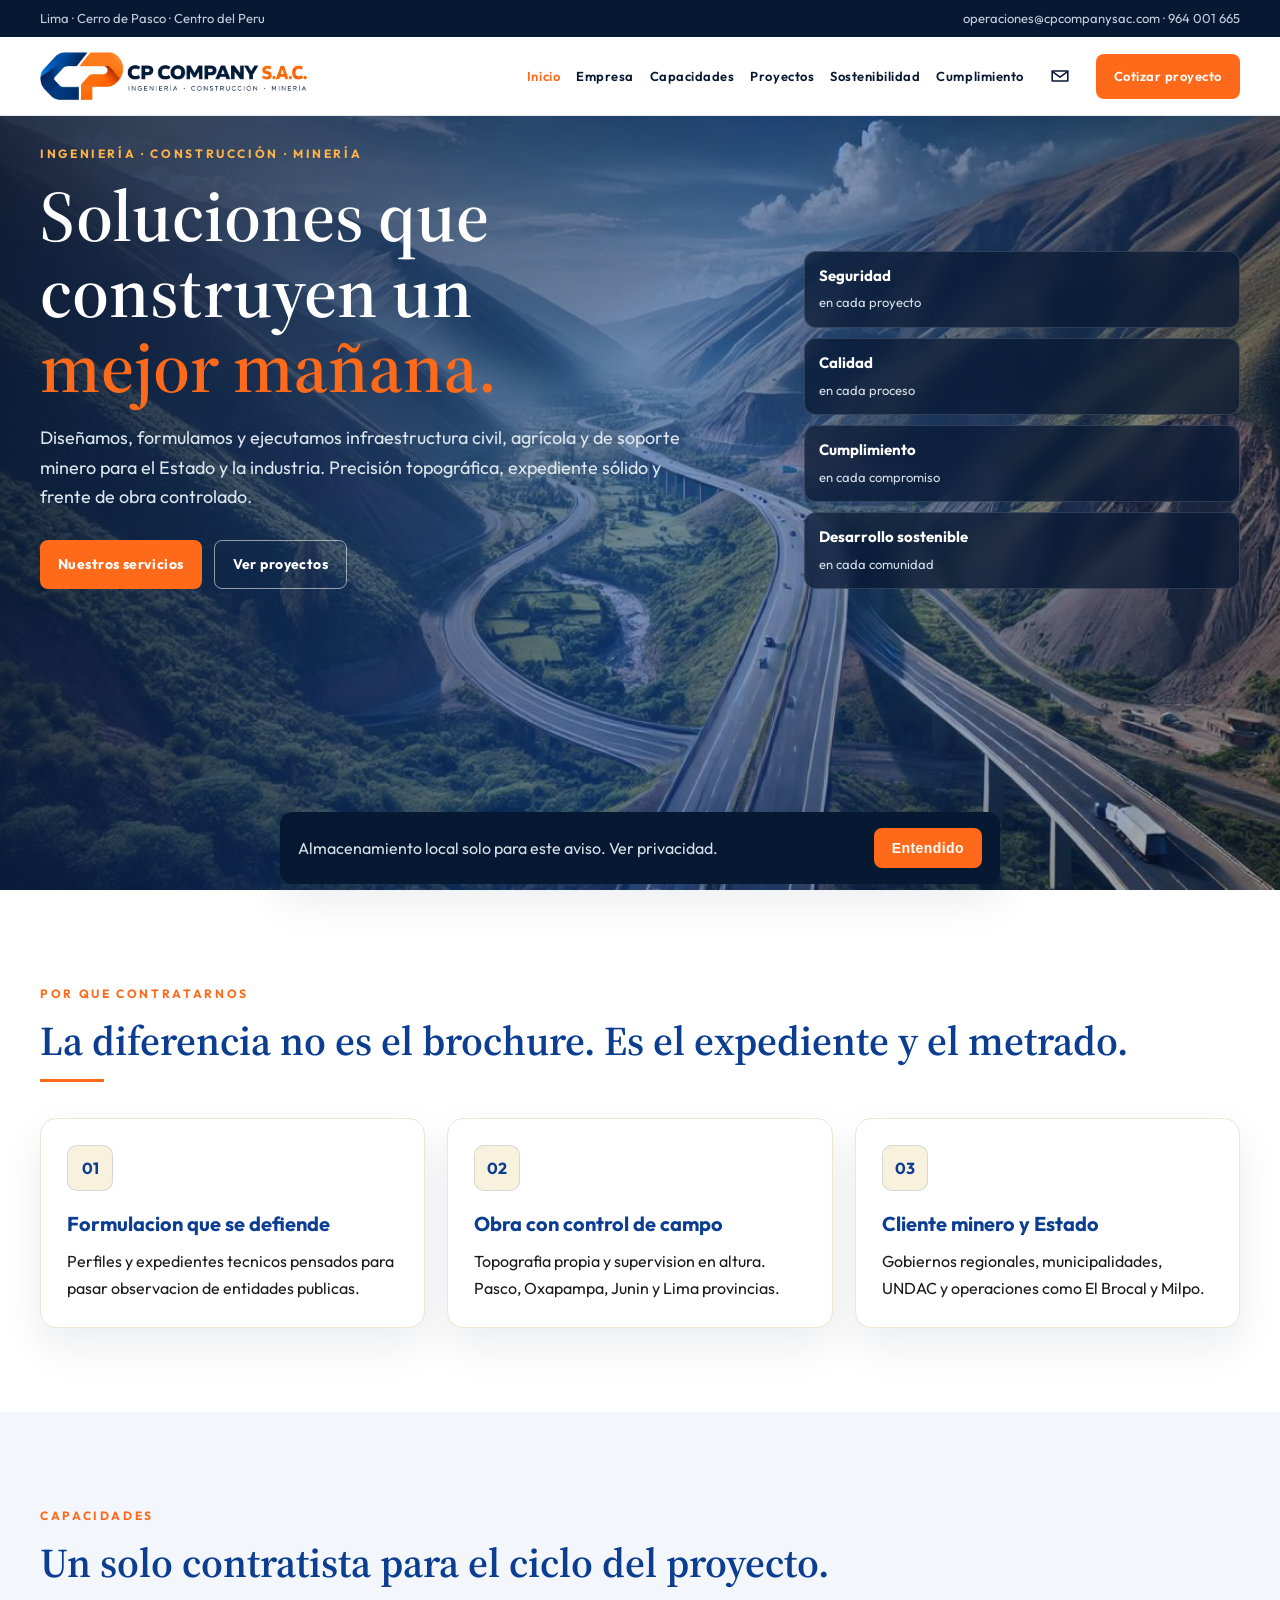
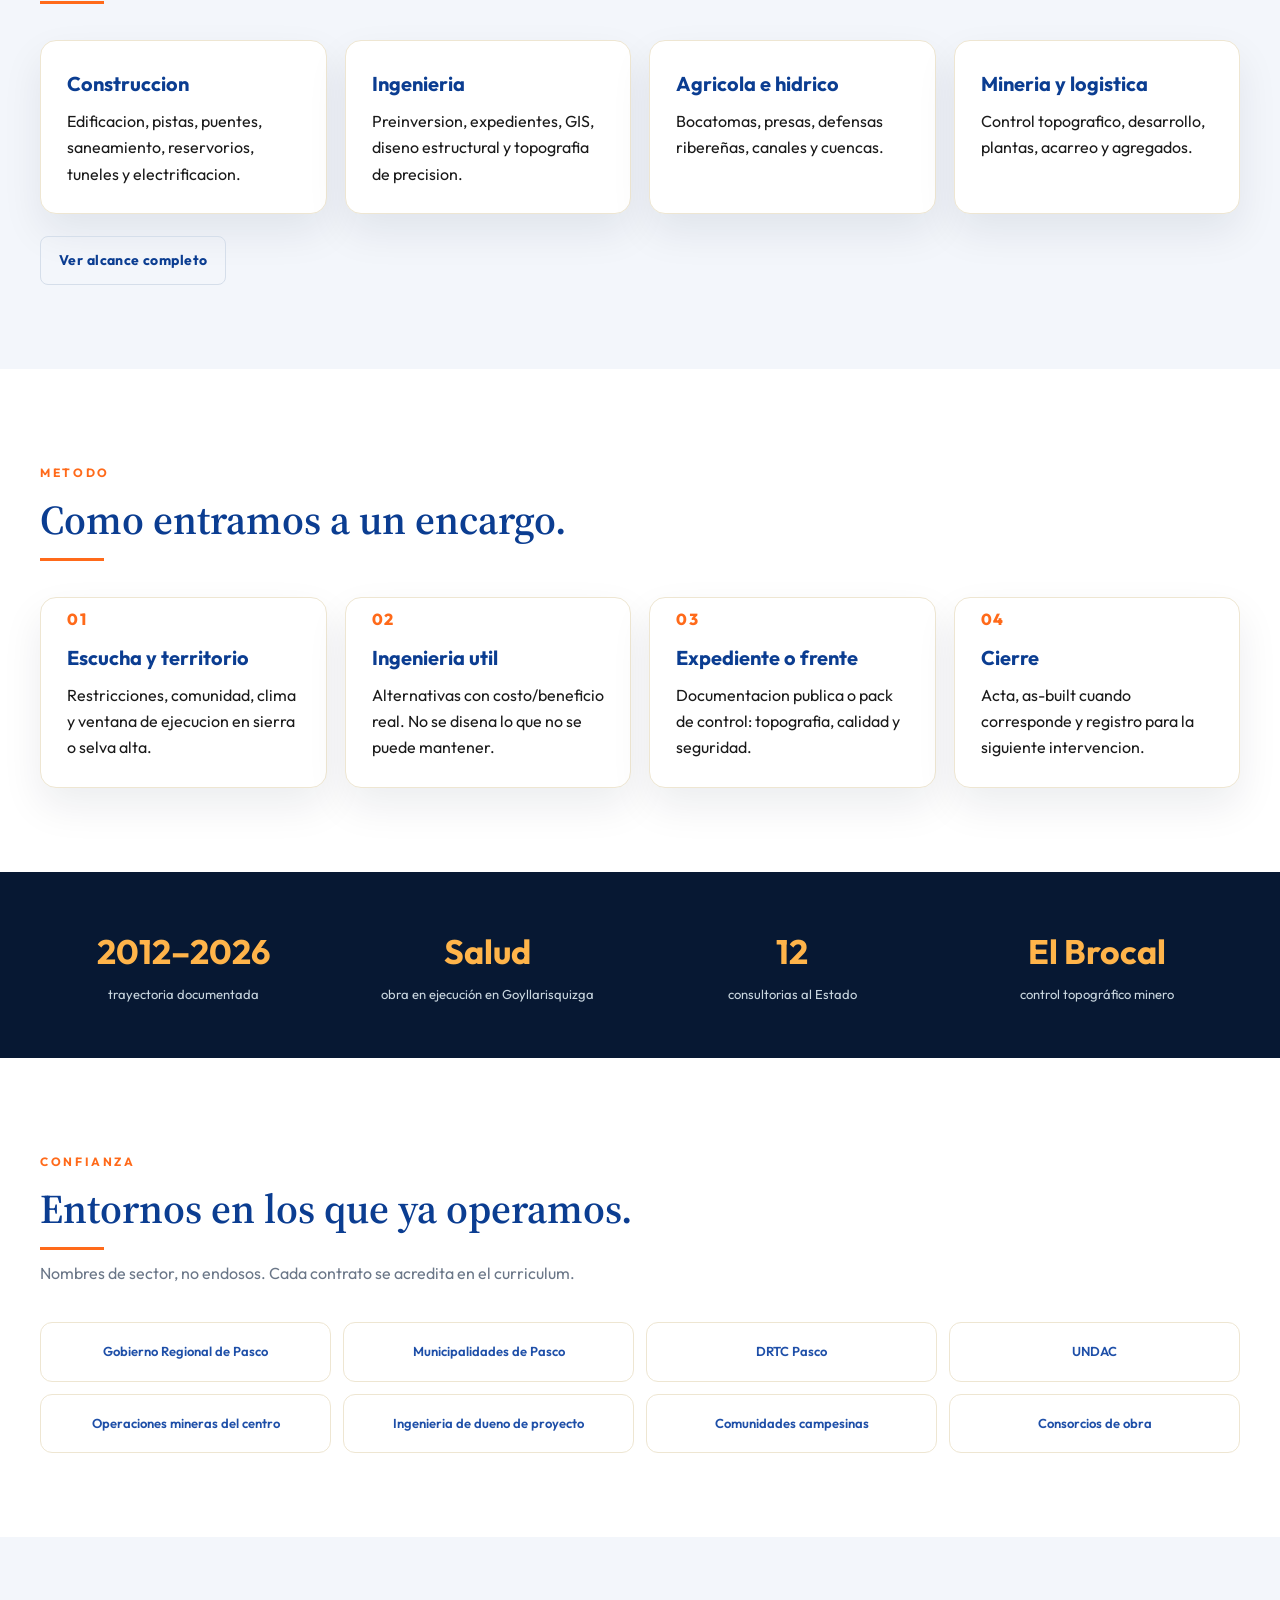
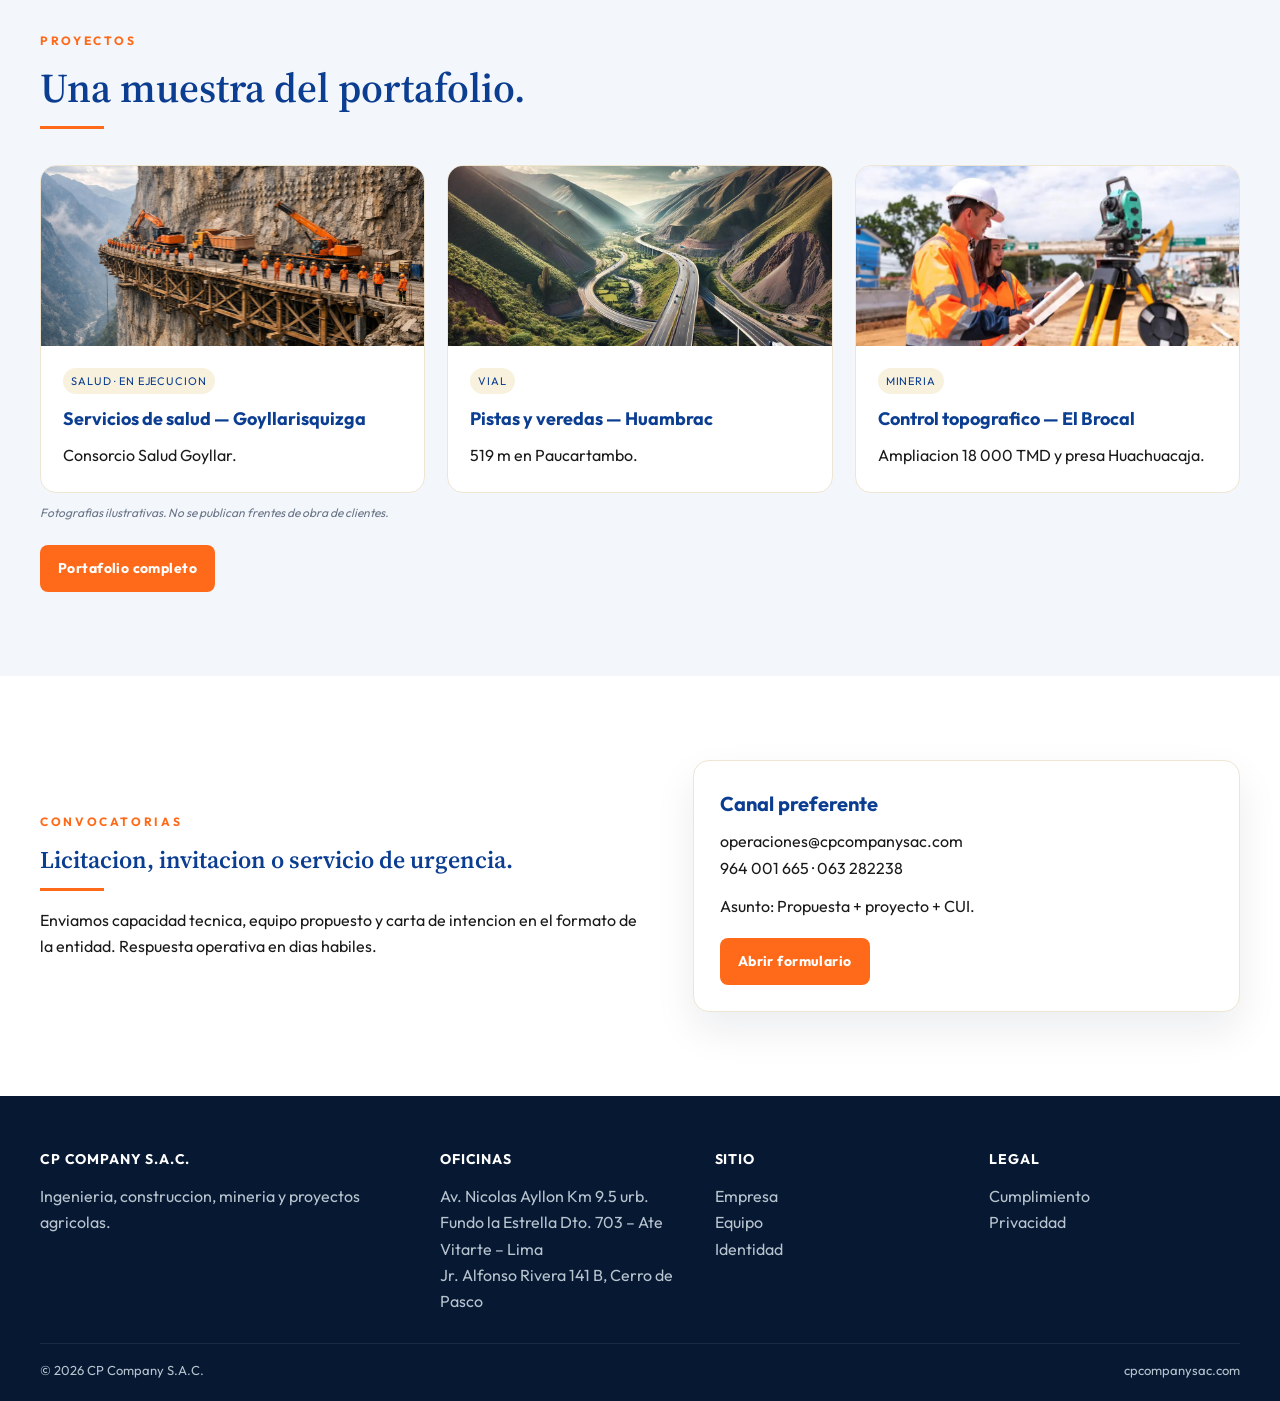
<file: index.html>
<!DOCTYPE html>
<html lang="es">
<head>
  <meta charset="UTF-8" />
  <meta name="viewport" content="width=device-width, initial-scale=1" />
  <title>CP Company S.A.C. | Ingenieria, mineria y obra en el Peru</title>
  <meta name="description" content="Empresa peruana de ingenieria, construccion, mineria y proyectos agricolas. Consultoria, expedientes tecnicos y ejecucion de obra para el Estado y la industria." />
  <link rel="canonical" href="https://cpcompanysac.com/" />
  <meta property="og:title" content="CP Company S.A.C." />
  <meta property="og:description" content="Ingenieria que construye territorio. Consultoria y ejecucion de obra en Pasco, Lima y el centro del pais." />
  <meta property="og:type" content="website" />
  <meta property="og:url" content="https://cpcompanysac.com/" />
  <link rel="icon" href="img/logo-mark.png" type="image/png" />
  <link rel="stylesheet" href="css/styles.css" />
  <script type="application/ld+json">
  {"@context":"https://schema.org","@type":"Organization","name":"CP Company S.A.C.","url":"https://cpcompanysac.com","email":"operaciones@cpcompanysac.com","telephone":"+51-964-001-665","address":[{"@type":"PostalAddress","streetAddress":"Av. Nicolas Ayllon Km 9.5 urb. Fundo la Estrella Dto. 703","addressLocality":"Ate Vitarte","addressRegion":"Lima","addressCountry":"PE"},{"@type":"PostalAddress","streetAddress":"Jr. Alfonso Rivera 141 B","addressLocality":"Cerro de Pasco","addressCountry":"PE"}]}
  </script>
</head>
<body>
  <div class="topbar"><div class="wrap"><span>Lima · Cerro de Pasco · Centro del Peru</span><span><a href="mailto:operaciones@cpcompanysac.com">operaciones@cpcompanysac.com</a> · 964 001 665</span></div></div>
  <header class="site">
    <div class="wrap nav">
      <a class="brand" href="index.html"><img class="logo" src="img/logo-horizontal.png" alt="CP Company S.A.C." /></a>
      <button class="burger" aria-label="Menu">☰</button>
      <nav class="menu">
        <a class="active" href="index.html">Inicio</a>
        <a href="empresa.html">Empresa</a>
        <a href="servicios.html">Capacidades</a>
        <a href="experiencia.html">Proyectos</a>
        <a href="sostenibilidad.html">Sostenibilidad</a>
        <a href="cumplimiento.html">Cumplimiento</a>
        <a class="mail-link" href="https://email.godaddy.com/?target=blank" target="_blank" rel="noopener noreferrer" aria-label="Correo corporativo" title="Correo corporativo"><svg viewBox="0 0 24 24" width="22" height="22" aria-hidden="true" focusable="false"><path fill="none" stroke="currentColor" stroke-width="1.7" stroke-linejoin="round" d="M3.5 6.5h17v11h-17z"/><path fill="none" stroke="currentColor" stroke-width="1.7" stroke-linejoin="round" stroke-linecap="round" d="M3.8 7.2 12 13.2 20.2 7.2"/></svg></a>
        <a class="btn" href="contacto.html">Cotizar proyecto</a>
      </nav>
      <a class="mail-bar" href="https://email.godaddy.com/?target=blank" target="_blank" rel="noopener noreferrer" aria-label="Correo corporativo" title="Correo corporativo"><svg viewBox="0 0 24 24" width="22" height="22" aria-hidden="true" focusable="false"><path fill="none" stroke="currentColor" stroke-width="1.7" stroke-linejoin="round" d="M3.5 6.5h17v11h-17z"/><path fill="none" stroke="currentColor" stroke-width="1.7" stroke-linejoin="round" stroke-linecap="round" d="M3.8 7.2 12 13.2 20.2 7.2"/></svg></a>
    </div>
  </header>
  <section class="hero">
    <div class="wrap hero-grid">
      <div>
        <p class="kicker">Ingeniería · Construcción · Minería</p>
        <h1>Soluciones que construyen un <span>mejor mañana.</span></h1>
        <p class="lead">Diseñamos, formulamos y ejecutamos infraestructura civil, agrícola y de soporte minero para el Estado y la industria. Precisión topográfica, expediente sólido y frente de obra controlado.</p>
        <div class="hero-actions">
          <a class="btn" href="servicios.html">Nuestros servicios</a>
          <a class="btn ghost" href="experiencia.html">Ver proyectos</a>
        </div>
      </div>
      <ul class="hero-points">
        <li><b>Seguridad</b><span>en cada proyecto</span></li>
        <li><b>Calidad</b><span>en cada proceso</span></li>
        <li><b>Cumplimiento</b><span>en cada compromiso</span></li>
        <li><b>Desarrollo sostenible</b><span>en cada comunidad</span></li>
      </ul>
    </div>
  </section>
  <section>
    <div class="wrap">
      <div class="section-head">
        <p class="kicker" style="color:var(--gold)">Por que contratarnos</p>
        <h2>La diferencia no es el brochure. Es el expediente y el metrado.</h2>
        <div class="gold-line"></div>
      </div>
      <div class="grid-3">
        <article class="card"><div class="icon">01</div><h3>Formulacion que se defiende</h3><p>Perfiles y expedientes tecnicos pensados para pasar observacion de entidades publicas.</p></article>
        <article class="card"><div class="icon">02</div><h3>Obra con control de campo</h3><p>Topografia propia y supervision en altura. Pasco, Oxapampa, Junin y Lima provincias.</p></article>
        <article class="card"><div class="icon">03</div><h3>Cliente minero y Estado</h3><p>Gobiernos regionales, municipalidades, UNDAC y operaciones como El Brocal y Milpo.</p></article>
      </div>
    </div>
  </section>
  <section class="mission">
    <div class="wrap">
      <div class="section-head"><p class="kicker" style="color:var(--gold)">Capacidades</p><h2>Un solo contratista para el ciclo del proyecto.</h2><div class="gold-line"></div></div>
      <div class="grid-4">
        <article class="card"><h3>Construccion</h3><p>Edificacion, pistas, puentes, saneamiento, reservorios, tuneles y electrificacion.</p></article>
        <article class="card"><h3>Ingenieria</h3><p>Preinversion, expedientes, GIS, diseno estructural y topografia de precision.</p></article>
        <article class="card"><h3>Agricola e hidrico</h3><p>Bocatomas, presas, defensas ribereñas, canales y cuencas.</p></article>
        <article class="card"><h3>Mineria y logistica</h3><p>Control topografico, desarrollo, plantas, acarreo y agregados.</p></article>
      </div>
      <p style="margin-top:22px"><a class="btn line" href="servicios.html">Ver alcance completo</a></p>
    </div>
  </section>
  <section>
    <div class="wrap">
      <div class="section-head"><p class="kicker" style="color:var(--gold)">Metodo</p><h2>Como entramos a un encargo.</h2><div class="gold-line"></div></div>
      <div class="grid-4 steps">
        <article class="card"><h3>Escucha y territorio</h3><p>Restricciones, comunidad, clima y ventana de ejecucion en sierra o selva alta.</p></article>
        <article class="card"><h3>Ingenieria util</h3><p>Alternativas con costo/beneficio real. No se disena lo que no se puede mantener.</p></article>
        <article class="card"><h3>Expediente o frente</h3><p>Documentacion publica o pack de control: topografia, calidad y seguridad.</p></article>
        <article class="card"><h3>Cierre</h3><p>Acta, as-built cuando corresponde y registro para la siguiente intervencion.</p></article>
      </div>
    </div>
  </section>
  <section class="band">
    <div class="wrap grid-4">
      <div class="stat"><b>2012–2026</b><span>trayectoria documentada</span></div>
      <div class="stat"><b>Salud</b><span>obra en ejecución en Goyllarisquizga</span></div>
      <div class="stat"><b>12</b><span>consultorias al Estado</span></div>
      <div class="stat"><b>El Brocal</b><span>control topográfico minero</span></div>
    </div>
  </section>
  <section>
    <div class="wrap">
      <div class="section-head"><p class="kicker" style="color:var(--gold)">Confianza</p><h2>Entornos en los que ya operamos.</h2><div class="gold-line"></div>
      <p>Nombres de sector, no endosos. Cada contrato se acredita en el curriculum.</p></div>
      <div class="logos">
        <span>Gobierno Regional de Pasco</span><span>Municipalidades de Pasco</span><span>DRTC Pasco</span><span>UNDAC</span>
        <span>Operaciones mineras del centro</span><span>Ingenieria de dueno de proyecto</span><span>Comunidades campesinas</span><span>Consorcios de obra</span>
      </div>
    </div>
  </section>
  <section class="mission">
    <div class="wrap">
      <div class="section-head"><p class="kicker" style="color:var(--gold)">Proyectos</p><h2>Una muestra del portafolio.</h2><div class="gold-line"></div></div>
      <div class="grid-3">
        <article class="work"><img src="img/obra-montana.jpg" alt="Imagen ilustrativa de infraestructura" /><div class="meta"><span class="tag">Salud · en ejecucion</span><h3>Servicios de salud — Goyllarisquizga</h3><p>Consorcio Salud Goyllar.</p></div></article>
        <article class="work"><img src="img/hero-infra.jpg" alt="Imagen ilustrativa vial" /><div class="meta"><span class="tag">Vial</span><h3>Pistas y veredas — Huambrac</h3><p>519 m en Paucartambo.</p></div></article>
        <article class="work"><img src="img/topografia.jpg" alt="Imagen ilustrativa de topografia" /><div class="meta"><span class="tag">Mineria</span><h3>Control topografico — El Brocal</h3><p>Ampliacion 18 000 TMD y presa Huachuacaja.</p></div></article>
      </div>
      <p class="photo-note">Fotografias ilustrativas. No se publican frentes de obra de clientes.</p>
      <p style="margin-top:22px"><a class="btn" href="experiencia.html">Portafolio completo</a></p>
    </div>
  </section>
  <section>
    <div class="wrap grid-2">
      <div>
        <p class="kicker" style="color:var(--gold)">Convocatorias</p>
        <h2 class="serif">Licitacion, invitacion o servicio de urgencia.</h2>
        <div class="gold-line"></div>
        <p style="margin-top:16px">Enviamos capacidad tecnica, equipo propuesto y carta de intencion en el formato de la entidad. Respuesta operativa en dias habiles.</p>
      </div>
      <div class="card">
        <h3>Canal preferente</h3>
        <p>operaciones@cpcompanysac.com<br>964 001 665 · 063 282238</p>
        <p style="margin-top:12px">Asunto: Propuesta + proyecto + CUI.</p>
        <p style="margin-top:18px"><a class="btn" href="contacto.html">Abrir formulario</a></p>
      </div>
    </div>
  </section>
  <footer>
    <div class="wrap">
      <div class="cols">
        <div><h4>CP Company S.A.C.</h4><p>Ingenieria, construccion, mineria y proyectos agricolas.</p></div>
        <div><h4>Oficinas</h4><p>Av. Nicolas Ayllon Km 9.5 urb. Fundo la Estrella Dto. 703 – Ate Vitarte – Lima<br>Jr. Alfonso Rivera 141 B, Cerro de Pasco</p></div>
        <div><h4>Sitio</h4><p><a href="empresa.html">Empresa</a><br><a href="equipo.html">Equipo</a><br><a href="identidad.html">Identidad</a></p></div>
        <div><h4>Legal</h4><p><a href="cumplimiento.html">Cumplimiento</a><br><a href="privacidad.html">Privacidad</a></p></div>
      </div>
      <div class="copy"><span>© 2026 CP Company S.A.C.</span><span>cpcompanysac.com</span></div>
    </div>
  </footer>
  <div class="cookie"><span>Almacenamiento local solo para este aviso. Ver <a href="privacidad.html">privacidad</a>.</span><button class="btn" data-cookie-ok>Entendido</button></div>
  <script src="js/main.js"></script>
</body>
</html>
</file>
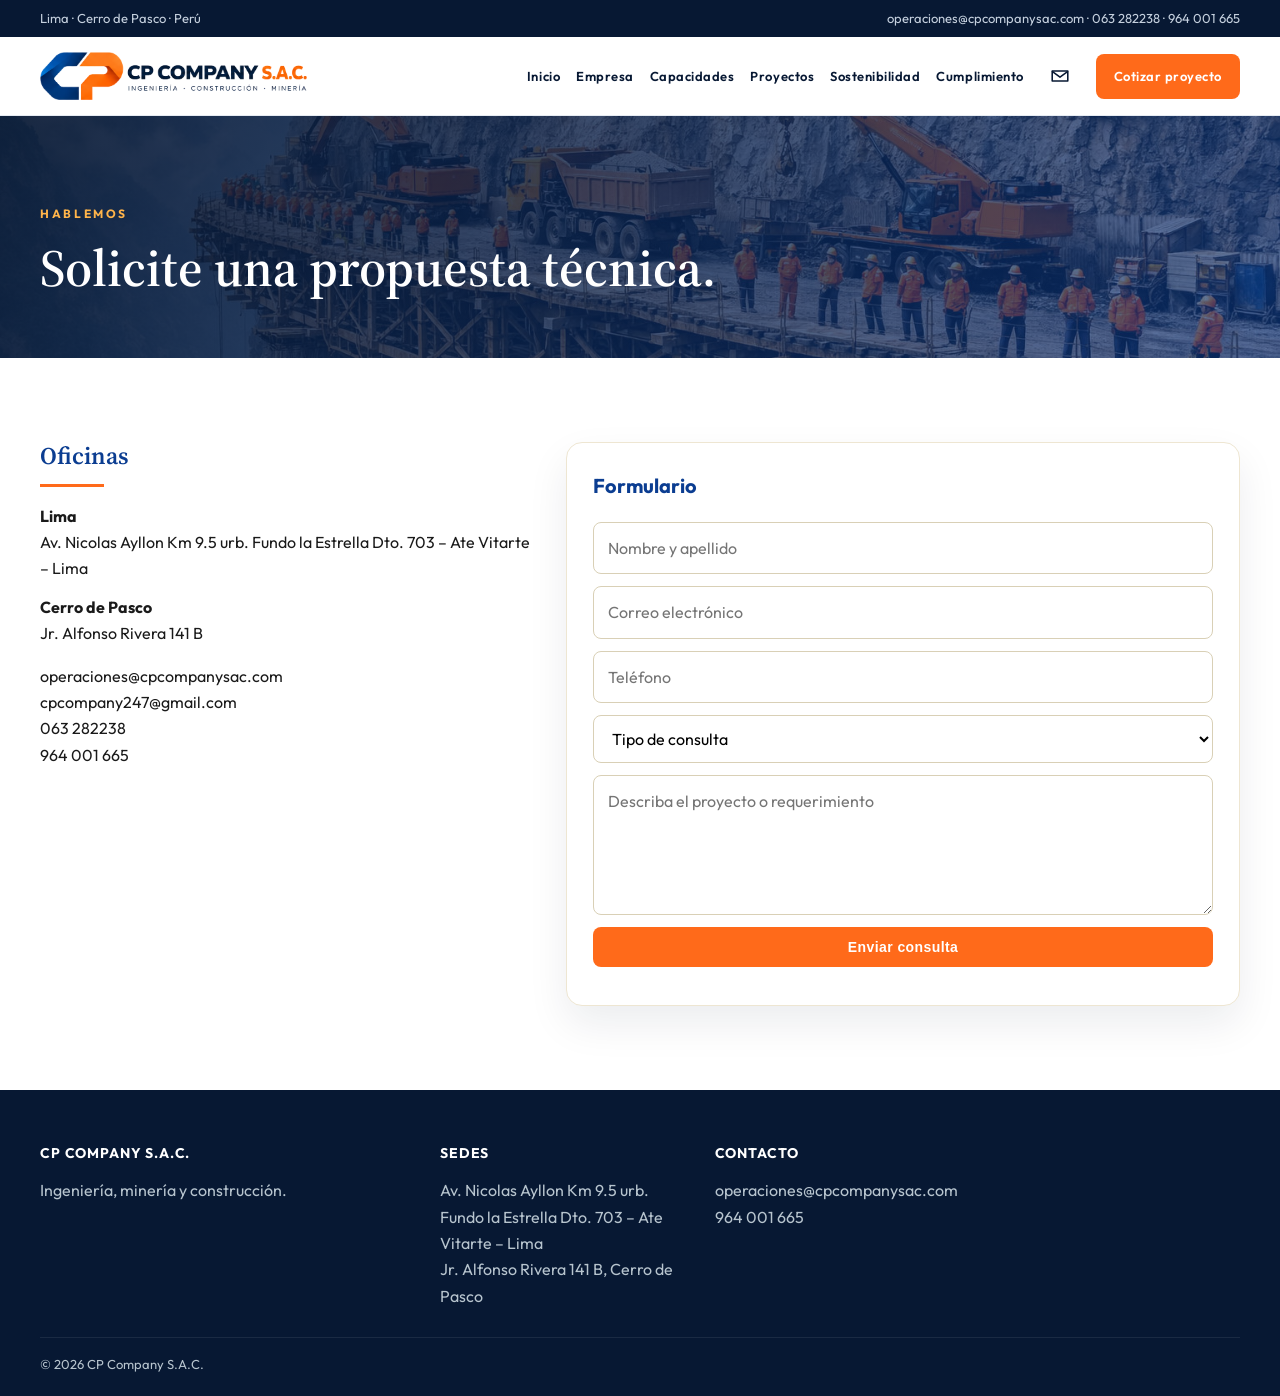
<file: contacto.html>
<!DOCTYPE html>
<html lang="es">
<head>
  <meta charset="UTF-8" />
  <meta name="viewport" content="width=device-width, initial-scale=1" />
  <title>Contacto | CP Company S.A.C.</title>
  <link rel="icon" href="img/logo-mark.png" type="image/png" />
  <link rel="stylesheet" href="css/styles.css" />
</head>
<body>
  <div class="topbar">
    <div class="wrap">
      <span>Lima · Cerro de Pasco · Perú</span>
      <span><a href="mailto:operaciones@cpcompanysac.com">operaciones@cpcompanysac.com</a><span class="top-more"> · 063 282238</span> · 964 001 665</span>
    </div>
  </div>
  <header class="site">
    <div class="wrap nav">
      <a class="brand" href="index.html"><img class="logo" src="img/logo-horizontal.png" alt="CP Company S.A.C." /></a>
      <button class="burger" aria-label="Menú">☰</button>
            <nav class="menu">
        <a href="index.html">Inicio</a>
        <a href="empresa.html">Empresa</a>
        <a href="servicios.html">Capacidades</a>
        <a href="experiencia.html">Proyectos</a>
        <a href="sostenibilidad.html">Sostenibilidad</a>
        <a href="cumplimiento.html">Cumplimiento</a>
        <a class="mail-link" href="https://email.godaddy.com/?target=blank" target="_blank" rel="noopener noreferrer" aria-label="Correo corporativo" title="Correo corporativo"><svg viewBox="0 0 24 24" width="22" height="22" aria-hidden="true" focusable="false"><path fill="none" stroke="currentColor" stroke-width="1.7" stroke-linejoin="round" d="M3.5 6.5h17v11h-17z"/><path fill="none" stroke="currentColor" stroke-width="1.7" stroke-linejoin="round" stroke-linecap="round" d="M3.8 7.2 12 13.2 20.2 7.2"/></svg></a>
        <a class="btn" class="active" href="contacto.html">Cotizar proyecto</a>
      </nav>
      <a class="mail-bar" href="https://email.godaddy.com/?target=blank" target="_blank" rel="noopener noreferrer" aria-label="Correo corporativo" title="Correo corporativo"><svg viewBox="0 0 24 24" width="22" height="22" aria-hidden="true" focusable="false"><path fill="none" stroke="currentColor" stroke-width="1.7" stroke-linejoin="round" d="M3.5 6.5h17v11h-17z"/><path fill="none" stroke="currentColor" stroke-width="1.7" stroke-linejoin="round" stroke-linecap="round" d="M3.8 7.2 12 13.2 20.2 7.2"/></svg></a>
    </div>
  </header>

  <div class="page-hero">
    <div class="wrap">
      <p class="kicker">Hablemos</p>
      <h1>Solicite una propuesta técnica.</h1>
    </div>
  </div>

  <section>
    <div class="wrap contact-grid">
      <div>
        <h2>Oficinas</h2>
        <div class="gold-line"></div>
        <p style="margin-top:16px"><strong>Lima</strong><br>Av. Nicolas Ayllon Km 9.5 urb. Fundo la Estrella Dto. 703 – Ate Vitarte – Lima</p>
        <p style="margin-top:12px"><strong>Cerro de Pasco</strong><br>Jr. Alfonso Rivera 141 B</p>
        <p style="margin-top:16px">
          <a href="mailto:operaciones@cpcompanysac.com">operaciones@cpcompanysac.com</a><br>
          <a href="mailto:cpcompany247@gmail.com">cpcompany247@gmail.com</a><br>
          063 282238<br>
          964 001 665
        </p>
      </div>
      <form id="contacto-form" class="card">
        <h3>Formulario</h3>
        <input type="text" name="nombre" placeholder="Nombre y apellido" required />
        <input type="email" name="email" placeholder="Correo electrónico" required />
        <input type="tel" name="telefono" placeholder="Teléfono" />
        <select name="asunto">
          <option value="">Tipo de consulta</option>
          <option>Consultoría / expediente técnico</option>
          <option>Ejecución de obra</option>
          <option>Servicios mineros / topografía</option>
          <option>Alquiler de equipos</option>
          <option>Otro</option>
        </select>
        <textarea name="mensaje" placeholder="Describa el proyecto o requerimiento" required></textarea>
        <button class="btn" type="submit">Enviar consulta</button>
        <p class="form-note" style="color:var(--muted);font-size:13px"></p>
      </form>
    </div>
  </section>

  <footer>
    <div class="wrap">
      <div class="cols">
        <div><h4>CP Company S.A.C.</h4><p>Ingeniería, minería y construcción.</p></div>
        <div><h4>Sedes</h4><p>Av. Nicolas Ayllon Km 9.5 urb. Fundo la Estrella Dto. 703 – Ate Vitarte – Lima<br>Jr. Alfonso Rivera 141 B, Cerro de Pasco</p></div>
        <div><h4>Contacto</h4><p>operaciones@cpcompanysac.com<br>964 001 665</p></div>
      </div>
      <div class="copy">© 2026 CP Company S.A.C.</div>
    </div>
  </footer>
  <script src="js/main.js"></script>
</body>
</html>
</file>
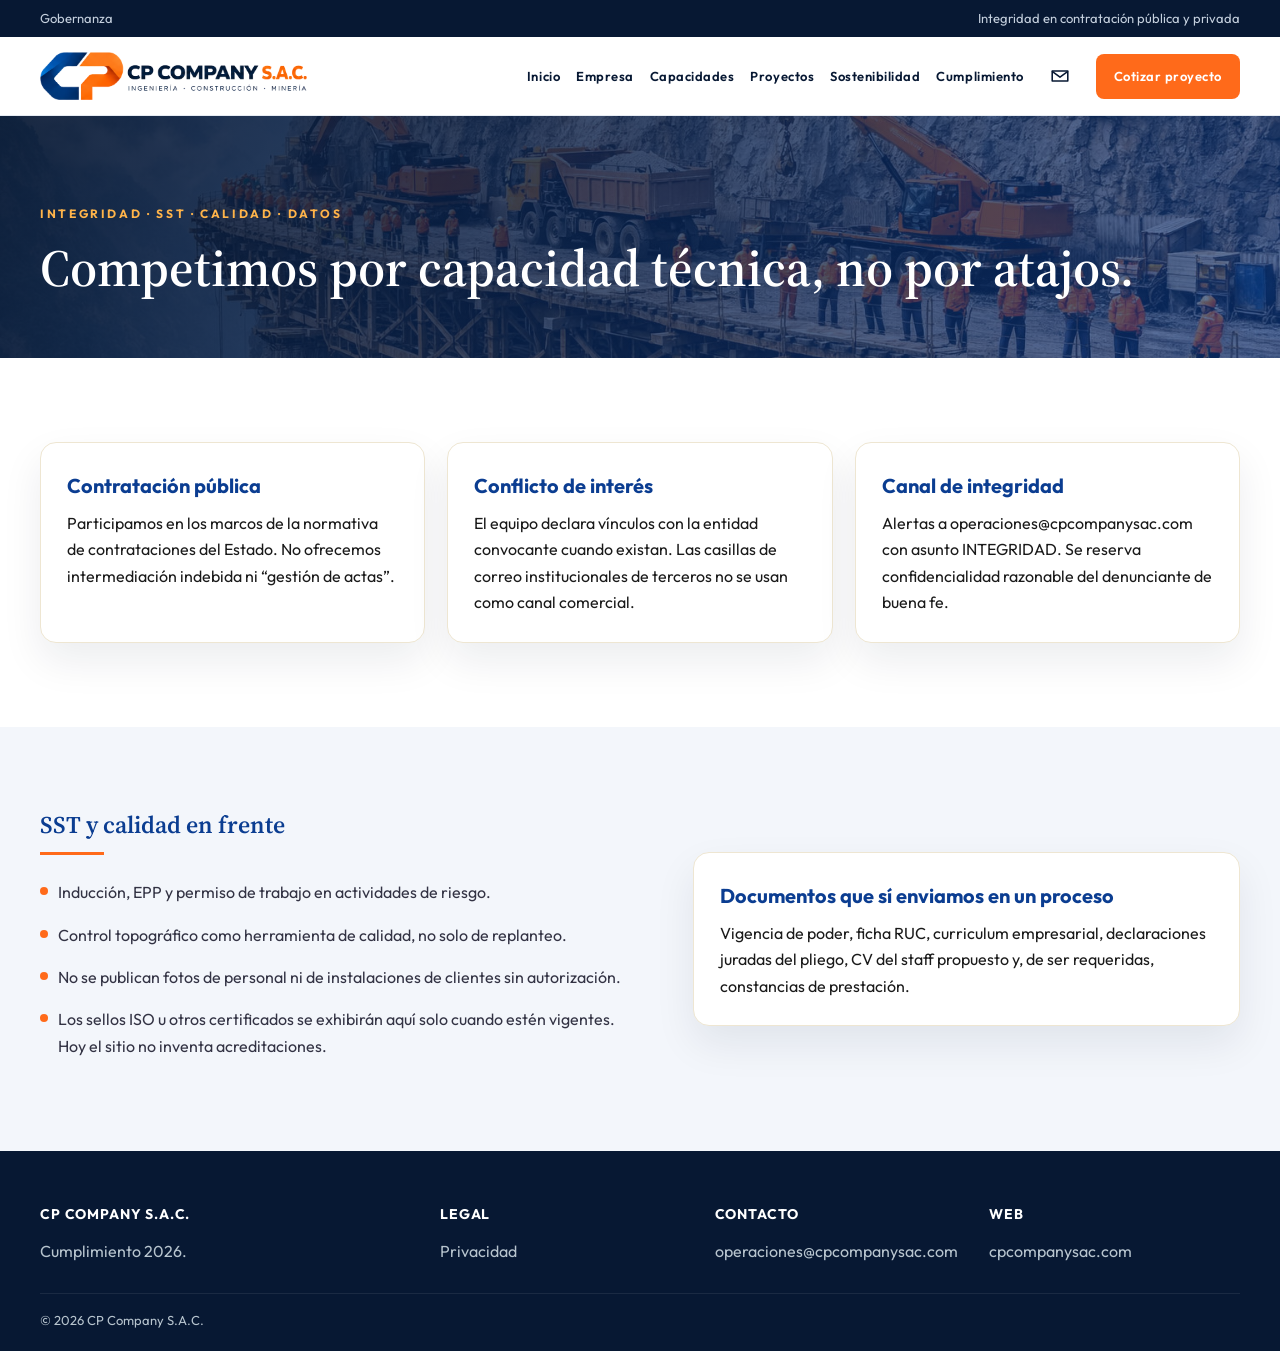
<file: cumplimiento.html>
<!DOCTYPE html>
<html lang="es">
<head>
  <meta charset="UTF-8" />
  <meta name="viewport" content="width=device-width, initial-scale=1" />
  <title>Cumplimiento | CP Company S.A.C.</title>
  <meta name="description" content="Integridad, seguridad, calidad y confidencialidad en CP Company SAC." />
  <link rel="icon" href="img/logo-mark.png" type="image/png" />
  <link rel="stylesheet" href="css/styles.css" />
</head>
<body>
  <div class="topbar"><div class="wrap"><span>Gobernanza</span><span>Integridad en contratación pública y privada</span></div></div>
  <header class="site">
    <div class="wrap nav">
      <a class="brand" href="index.html"><img class="logo" src="img/logo-horizontal.png" alt="CP Company S.A.C." /></a>
      <button class="burger" aria-label="Menú">☰</button>
            <nav class="menu">
        <a href="index.html">Inicio</a>
        <a href="empresa.html">Empresa</a>
        <a href="servicios.html">Capacidades</a>
        <a href="experiencia.html">Proyectos</a>
        <a href="sostenibilidad.html">Sostenibilidad</a>
        <a href="cumplimiento.html">Cumplimiento</a>
        <a class="mail-link" href="https://email.godaddy.com/?target=blank" target="_blank" rel="noopener noreferrer" aria-label="Correo corporativo" title="Correo corporativo"><svg viewBox="0 0 24 24" width="22" height="22" aria-hidden="true" focusable="false"><path fill="none" stroke="currentColor" stroke-width="1.7" stroke-linejoin="round" d="M3.5 6.5h17v11h-17z"/><path fill="none" stroke="currentColor" stroke-width="1.7" stroke-linejoin="round" stroke-linecap="round" d="M3.8 7.2 12 13.2 20.2 7.2"/></svg></a>
        <a class="btn" href="contacto.html">Cotizar proyecto</a>
      </nav>
      <a class="mail-bar" href="https://email.godaddy.com/?target=blank" target="_blank" rel="noopener noreferrer" aria-label="Correo corporativo" title="Correo corporativo"><svg viewBox="0 0 24 24" width="22" height="22" aria-hidden="true" focusable="false"><path fill="none" stroke="currentColor" stroke-width="1.7" stroke-linejoin="round" d="M3.5 6.5h17v11h-17z"/><path fill="none" stroke="currentColor" stroke-width="1.7" stroke-linejoin="round" stroke-linecap="round" d="M3.8 7.2 12 13.2 20.2 7.2"/></svg></a>
    </div>
  </header>
  <div class="page-hero"><div class="wrap"><p class="kicker">Integridad · SST · Calidad · Datos</p><h1>Competimos por capacidad técnica, no por atajos.</h1></div></div>
  <section>
    <div class="wrap grid-3">
      <article class="card"><h3>Contratación pública</h3><p>Participamos en los marcos de la normativa de contrataciones del Estado. No ofrecemos intermediación indebida ni “gestión de actas”.</p></article>
      <article class="card"><h3>Conflicto de interés</h3><p>El equipo declara vínculos con la entidad convocante cuando existan. Las casillas de correo institucionales de terceros no se usan como canal comercial.</p></article>
      <article class="card"><h3>Canal de integridad</h3><p>Alertas a operaciones@cpcompanysac.com con asunto INTEGRIDAD. Se reserva confidencialidad razonable del denunciante de buena fe.</p></article>
    </div>
  </section>
  <section class="mission">
    <div class="wrap grid-2">
      <div>
        <h2>SST y calidad en frente</h2>
        <div class="gold-line"></div>
        <ul class="services-list" style="margin-top:16px">
          <li>Inducción, EPP y permiso de trabajo en actividades de riesgo.</li>
          <li>Control topográfico como herramienta de calidad, no solo de replanteo.</li>
          <li>No se publican fotos de personal ni de instalaciones de clientes sin autorización.</li>
          <li>Los sellos ISO u otros certificados se exhibirán aquí solo cuando estén vigentes. Hoy el sitio no inventa acreditaciones.</li>
        </ul>
      </div>
      <div class="card">
        <h3>Documentos que sí enviamos en un proceso</h3>
        <p>Vigencia de poder, ficha RUC, curriculum empresarial, declaraciones juradas del pliego, CV del staff propuesto y, de ser requeridas, constancias de prestación.</p>
      </div>
    </div>
  </section>
  <footer>
    <div class="wrap">
      <div class="cols">
        <div><h4>CP Company S.A.C.</h4><p>Cumplimiento 2026.</p></div>
        <div><h4>Legal</h4><p><a href="privacidad.html">Privacidad</a></p></div>
        <div><h4>Contacto</h4><p>operaciones@cpcompanysac.com</p></div>
        <div><h4>Web</h4><p>cpcompanysac.com</p></div>
      </div>
      <div class="copy"><span>© 2026 CP Company S.A.C.</span></div>
    </div>
  </footer>
  <script src="js/main.js"></script>
</body>
</html>
</file>
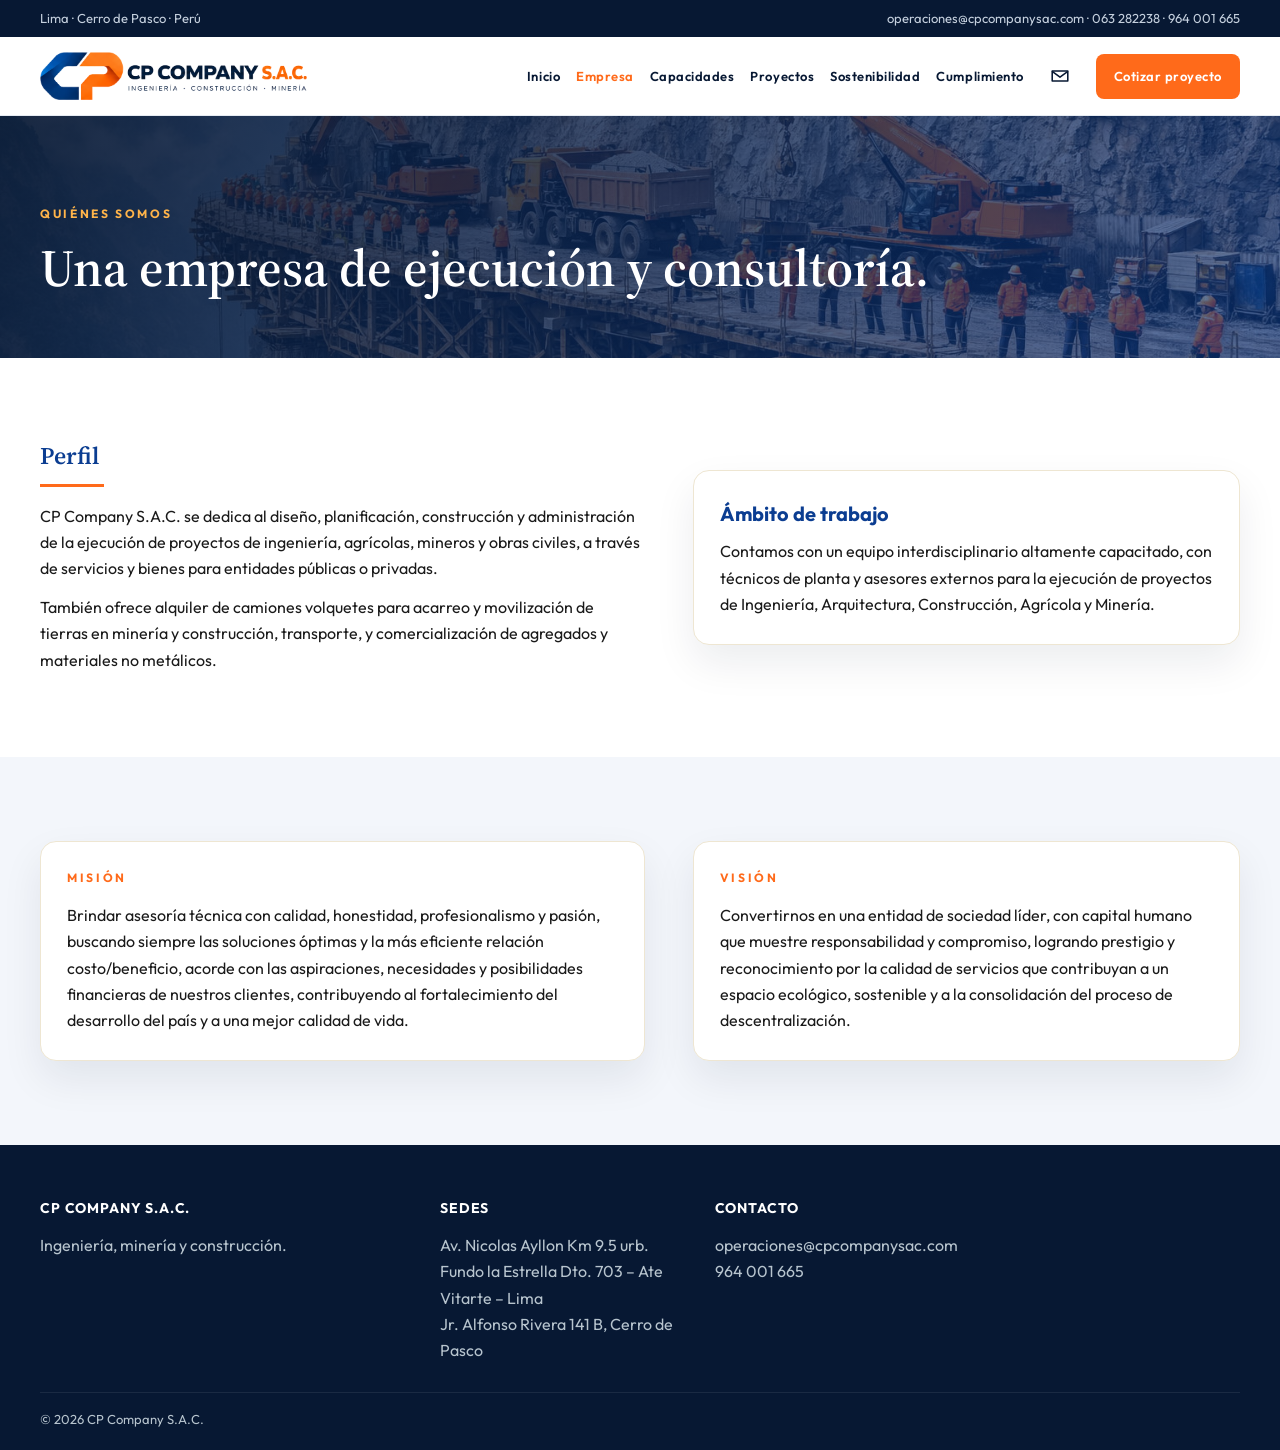
<file: empresa.html>
<!DOCTYPE html>
<html lang="es">
<head>
  <meta charset="UTF-8" />
  <meta name="viewport" content="width=device-width, initial-scale=1" />
  <title>La empresa | CP Company S.A.C.</title>
  <link rel="icon" href="img/logo-mark.png" type="image/png" />
  <link rel="stylesheet" href="css/styles.css" />
</head>
<body>
  <div class="topbar">
    <div class="wrap">
      <span>Lima · Cerro de Pasco · Perú</span>
      <span><a href="mailto:operaciones@cpcompanysac.com">operaciones@cpcompanysac.com</a><span class="top-more"> · 063 282238</span> · 964 001 665</span>
    </div>
  </div>
  <header class="site">
    <div class="wrap nav">
      <a class="brand" href="index.html"><img class="logo" src="img/logo-horizontal.png" alt="CP Company S.A.C." /></a>
      <button class="burger" aria-label="Menú">☰</button>
            <nav class="menu">
        <a href="index.html">Inicio</a>
        <a class="active" href="empresa.html">Empresa</a>
        <a href="servicios.html">Capacidades</a>
        <a href="experiencia.html">Proyectos</a>
        <a href="sostenibilidad.html">Sostenibilidad</a>
        <a href="cumplimiento.html">Cumplimiento</a>
        <a class="mail-link" href="https://email.godaddy.com/?target=blank" target="_blank" rel="noopener noreferrer" aria-label="Correo corporativo" title="Correo corporativo"><svg viewBox="0 0 24 24" width="22" height="22" aria-hidden="true" focusable="false"><path fill="none" stroke="currentColor" stroke-width="1.7" stroke-linejoin="round" d="M3.5 6.5h17v11h-17z"/><path fill="none" stroke="currentColor" stroke-width="1.7" stroke-linejoin="round" stroke-linecap="round" d="M3.8 7.2 12 13.2 20.2 7.2"/></svg></a>
        <a class="btn" href="contacto.html">Cotizar proyecto</a>
      </nav>
      <a class="mail-bar" href="https://email.godaddy.com/?target=blank" target="_blank" rel="noopener noreferrer" aria-label="Correo corporativo" title="Correo corporativo"><svg viewBox="0 0 24 24" width="22" height="22" aria-hidden="true" focusable="false"><path fill="none" stroke="currentColor" stroke-width="1.7" stroke-linejoin="round" d="M3.5 6.5h17v11h-17z"/><path fill="none" stroke="currentColor" stroke-width="1.7" stroke-linejoin="round" stroke-linecap="round" d="M3.8 7.2 12 13.2 20.2 7.2"/></svg></a>
    </div>
  </header>

  <div class="page-hero">
    <div class="wrap">
      <p class="kicker">Quiénes somos</p>
      <h1>Una empresa de ejecución y consultoría.</h1>
    </div>
  </div>

  <section>
    <div class="wrap grid-2">
      <div>
        <h2>Perfil</h2>
        <div class="gold-line"></div>
        <p style="margin-top:16px">CP Company S.A.C. se dedica al diseño, planificación, construcción y administración de la ejecución de proyectos de ingeniería, agrícolas, mineros y obras civiles, a través de servicios y bienes para entidades públicas o privadas.</p>
        <p style="margin-top:12px">También ofrece alquiler de camiones volquetes para acarreo y movilización de tierras en minería y construcción, transporte, y comercialización de agregados y materiales no metálicos.</p>
      </div>
      <div class="card">
        <h3>Ámbito de trabajo</h3>
        <p>Contamos con un equipo interdisciplinario altamente capacitado, con técnicos de planta y asesores externos para la ejecución de proyectos de Ingeniería, Arquitectura, Construcción, Agrícola y Minería.</p>
      </div>
    </div>
  </section>

  <section class="mission">
    <div class="wrap grid-2">
      <article class="card">
        <p class="kicker" style="color:var(--gold)">Misión</p>
        <p>Brindar asesoría técnica con calidad, honestidad, profesionalismo y pasión, buscando siempre las soluciones óptimas y la más eficiente relación costo/beneficio, acorde con las aspiraciones, necesidades y posibilidades financieras de nuestros clientes, contribuyendo al fortalecimiento del desarrollo del país y a una mejor calidad de vida.</p>
      </article>
      <article class="card">
        <p class="kicker" style="color:var(--gold)">Visión</p>
        <p>Convertirnos en una entidad de sociedad líder, con capital humano que muestre responsabilidad y compromiso, logrando prestigio y reconocimiento por la calidad de servicios que contribuyan a un espacio ecológico, sostenible y a la consolidación del proceso de descentralización.</p>
      </article>
    </div>
  </section>

  <footer>
    <div class="wrap">
      <div class="cols">
        <div><h4>CP Company S.A.C.</h4><p>Ingeniería, minería y construcción.</p></div>
        <div><h4>Sedes</h4><p>Av. Nicolas Ayllon Km 9.5 urb. Fundo la Estrella Dto. 703 – Ate Vitarte – Lima<br>Jr. Alfonso Rivera 141 B, Cerro de Pasco</p></div>
        <div><h4>Contacto</h4><p>operaciones@cpcompanysac.com<br>964 001 665</p></div>
      </div>
      <div class="copy">© 2026 CP Company S.A.C.</div>
    </div>
  </footer>
  <script src="js/main.js"></script>
</body>
</html>
</file>
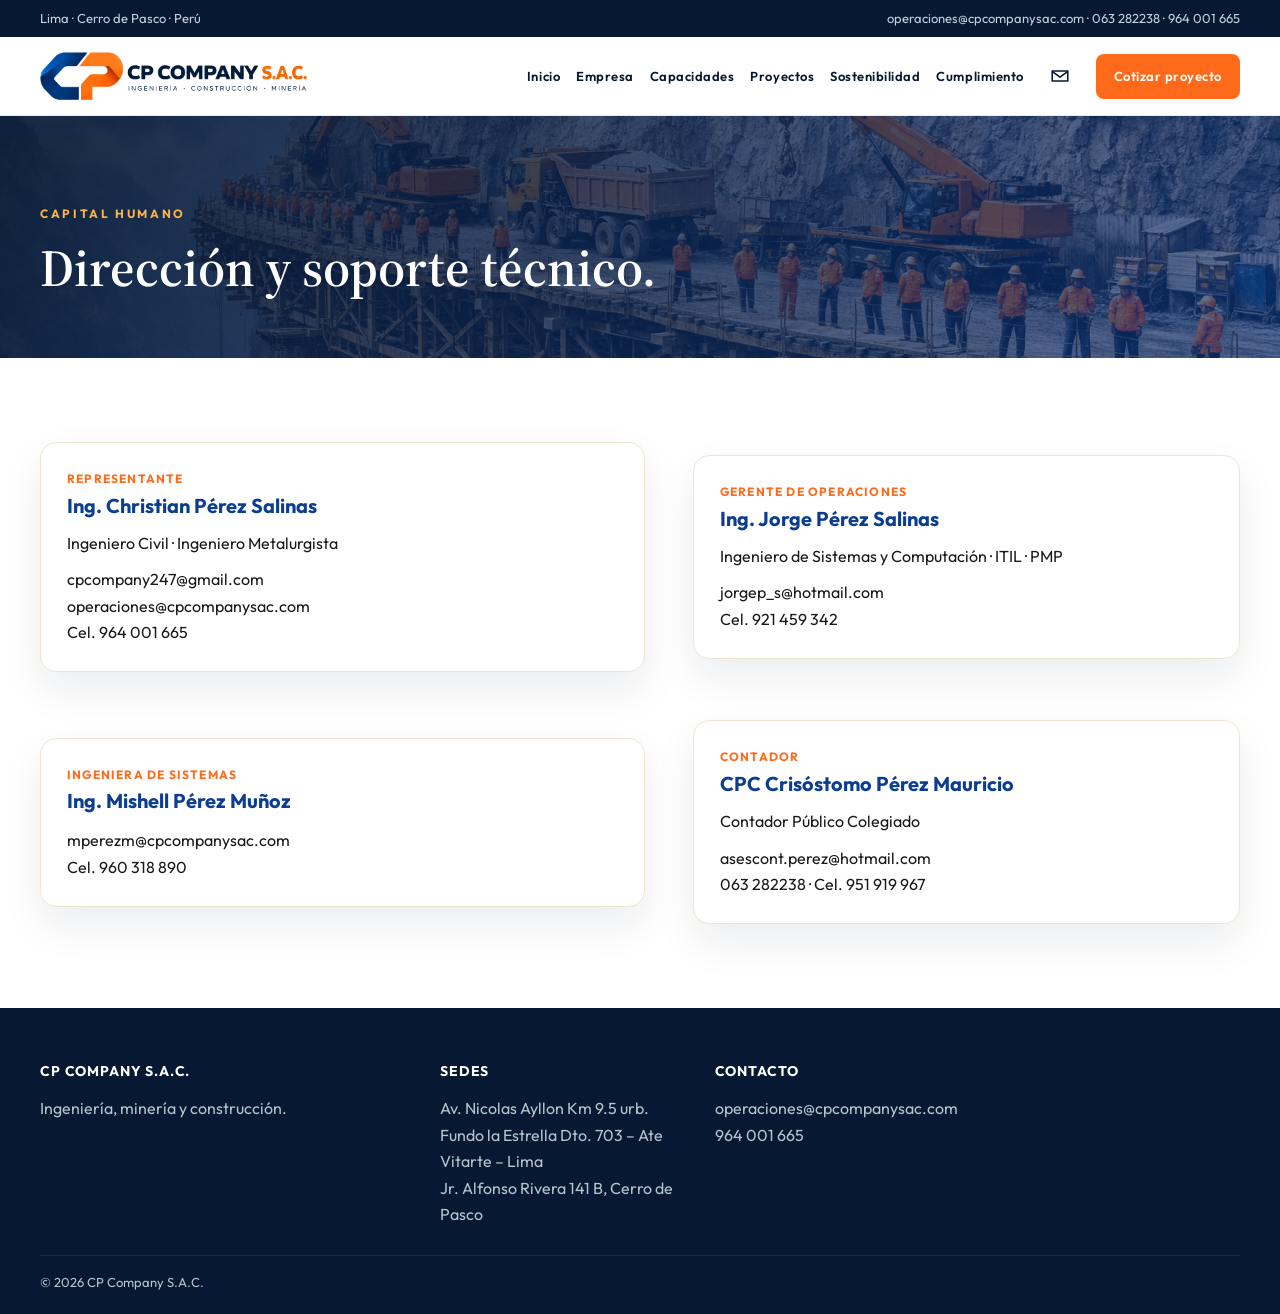
<file: equipo.html>
<!DOCTYPE html>
<html lang="es">
<head>
  <meta charset="UTF-8" />
  <meta name="viewport" content="width=device-width, initial-scale=1" />
  <title>Equipo | CP Company S.A.C.</title>
  <link rel="icon" href="img/logo-mark.png" type="image/png" />
  <link rel="stylesheet" href="css/styles.css" />
</head>
<body>
  <div class="topbar">
    <div class="wrap">
      <span>Lima · Cerro de Pasco · Perú</span>
      <span><a href="mailto:operaciones@cpcompanysac.com">operaciones@cpcompanysac.com</a><span class="top-more"> · 063 282238</span> · 964 001 665</span>
    </div>
  </div>
  <header class="site">
    <div class="wrap nav">
      <a class="brand" href="index.html"><img class="logo" src="img/logo-horizontal.png" alt="CP Company S.A.C." /></a>
      <button class="burger" aria-label="Menú">☰</button>
            <nav class="menu">
        <a href="index.html">Inicio</a>
        <a href="empresa.html">Empresa</a>
        <a href="servicios.html">Capacidades</a>
        <a href="experiencia.html">Proyectos</a>
        <a href="sostenibilidad.html">Sostenibilidad</a>
        <a href="cumplimiento.html">Cumplimiento</a>
        <a class="mail-link" href="https://email.godaddy.com/?target=blank" target="_blank" rel="noopener noreferrer" aria-label="Correo corporativo" title="Correo corporativo"><svg viewBox="0 0 24 24" width="22" height="22" aria-hidden="true" focusable="false"><path fill="none" stroke="currentColor" stroke-width="1.7" stroke-linejoin="round" d="M3.5 6.5h17v11h-17z"/><path fill="none" stroke="currentColor" stroke-width="1.7" stroke-linejoin="round" stroke-linecap="round" d="M3.8 7.2 12 13.2 20.2 7.2"/></svg></a>
        <a class="btn" href="contacto.html">Cotizar proyecto</a>
      </nav>
      <a class="mail-bar" href="https://email.godaddy.com/?target=blank" target="_blank" rel="noopener noreferrer" aria-label="Correo corporativo" title="Correo corporativo"><svg viewBox="0 0 24 24" width="22" height="22" aria-hidden="true" focusable="false"><path fill="none" stroke="currentColor" stroke-width="1.7" stroke-linejoin="round" d="M3.5 6.5h17v11h-17z"/><path fill="none" stroke="currentColor" stroke-width="1.7" stroke-linejoin="round" stroke-linecap="round" d="M3.8 7.2 12 13.2 20.2 7.2"/></svg></a>
    </div>
  </header>

  <div class="page-hero">
    <div class="wrap">
      <p class="kicker">Capital humano</p>
      <h1>Dirección y soporte técnico.</h1>
    </div>
  </div>

  <section>
    <div class="wrap grid-2">
      <article class="card team-card">
        <p class="role">Representante</p>
        <h3>Ing. Christian Pérez Salinas</h3>
        <p>Ingeniero Civil · Ingeniero Metalurgista</p>
        <p style="margin-top:10px"><a href="mailto:cpcompany247@gmail.com">cpcompany247@gmail.com</a><br>
        <a href="mailto:operaciones@cpcompanysac.com">operaciones@cpcompanysac.com</a><br>
        Cel. 964 001 665</p>
      </article>
      <article class="card team-card">
        <p class="role">Gerente de operaciones</p>
        <h3>Ing. Jorge Pérez Salinas</h3>
        <p>Ingeniero de Sistemas y Computación · ITIL · PMP</p>
        <p style="margin-top:10px"><a href="mailto:jorgep_s@hotmail.com">jorgep_s@hotmail.com</a><br>Cel. 921 459 342</p>
      </article>
      <article class="card team-card">
        <p class="role">Ingeniera de sistemas</p>
        <h3>Ing. Mishell Pérez Muñoz</h3>
        <p style="margin-top:10px"><a href="mailto:mperezm@cpcompanysac.com">mperezm@cpcompanysac.com</a><br>Cel. 960 318 890</p>
      </article>
      <article class="card team-card">
        <p class="role">Contador</p>
        <h3>CPC Crisóstomo Pérez Mauricio</h3>
        <p>Contador Público Colegiado</p>
        <p style="margin-top:10px"><a href="mailto:asescont.perez@hotmail.com">asescont.perez@hotmail.com</a><br>
        063 282238 · Cel. 951 919 967</p>
      </article>
    </div>
  </section>

  <footer>
    <div class="wrap">
      <div class="cols">
        <div><h4>CP Company S.A.C.</h4><p>Ingeniería, minería y construcción.</p></div>
        <div><h4>Sedes</h4><p>Av. Nicolas Ayllon Km 9.5 urb. Fundo la Estrella Dto. 703 – Ate Vitarte – Lima<br>Jr. Alfonso Rivera 141 B, Cerro de Pasco</p></div>
        <div><h4>Contacto</h4><p>operaciones@cpcompanysac.com<br>964 001 665</p></div>
      </div>
      <div class="copy">© 2026 CP Company S.A.C.</div>
    </div>
  </footer>
  <script src="js/main.js"></script>
</body>
</html>
</file>
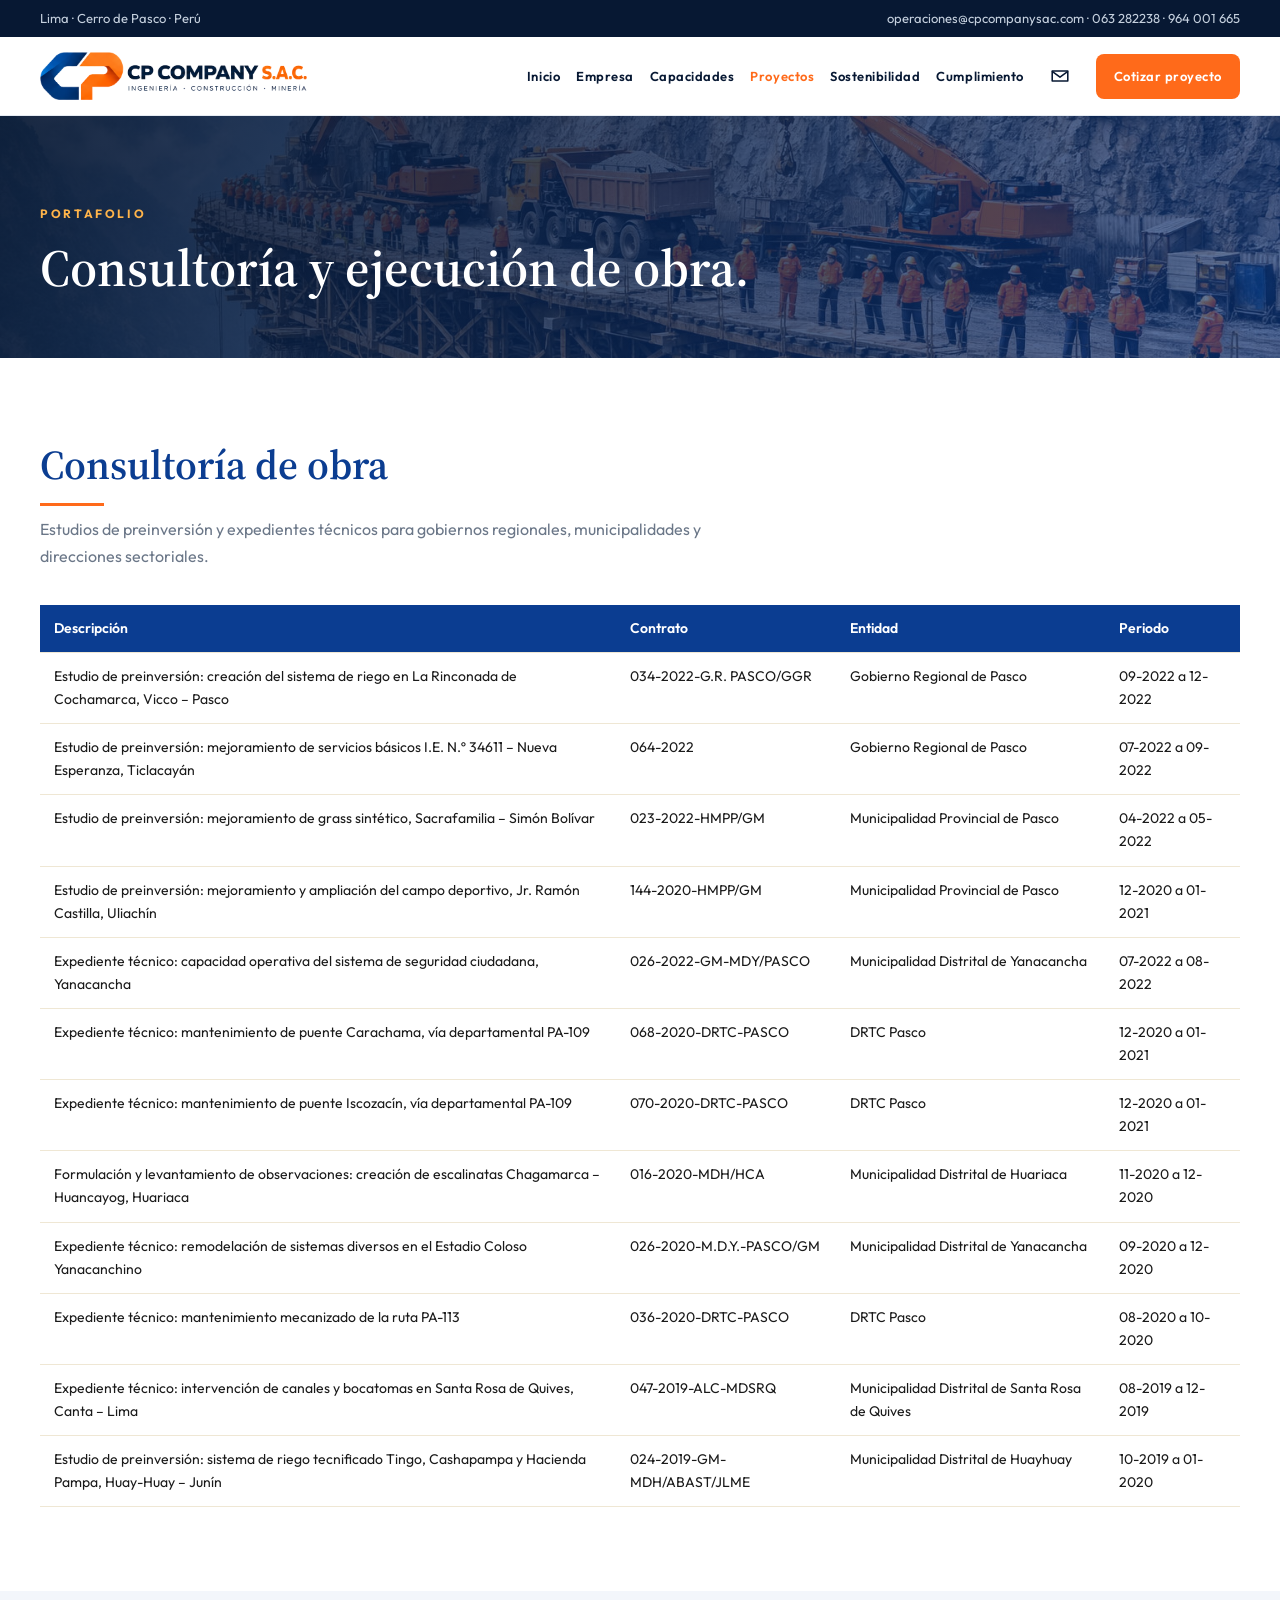
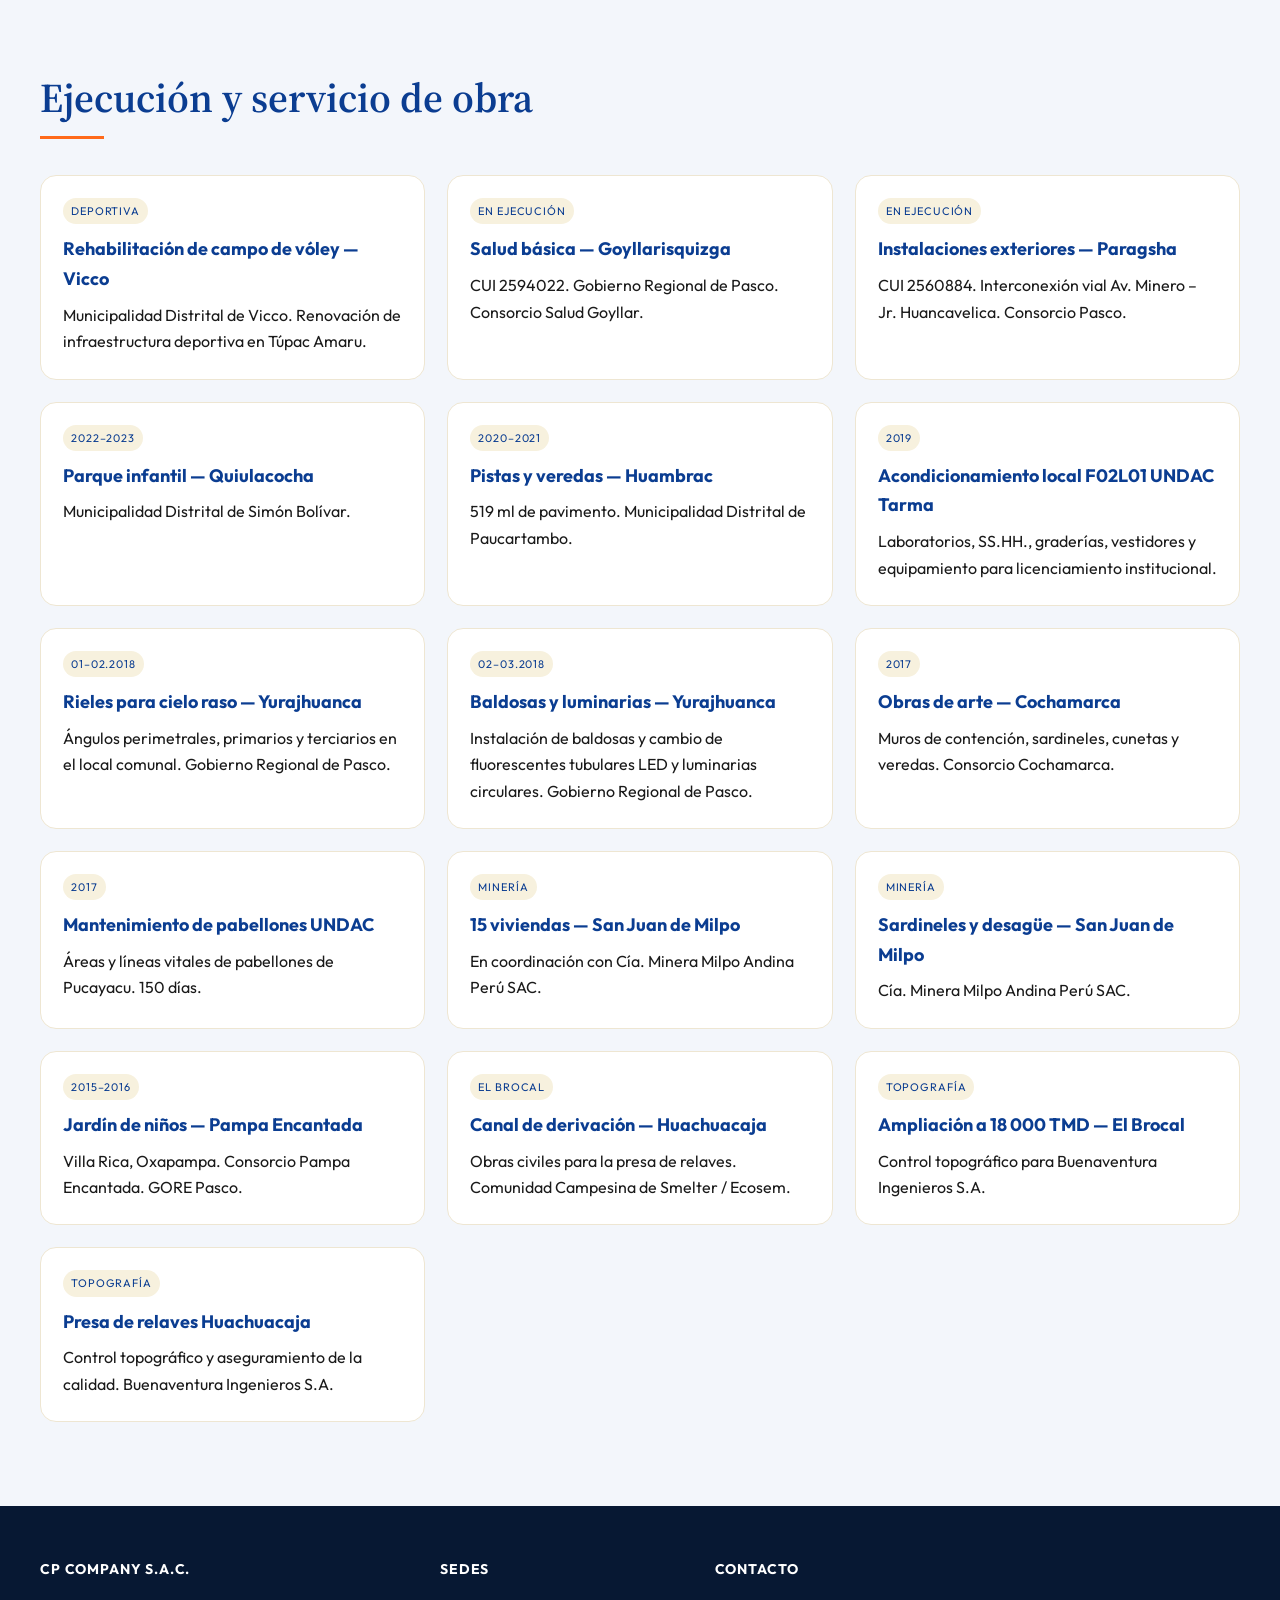
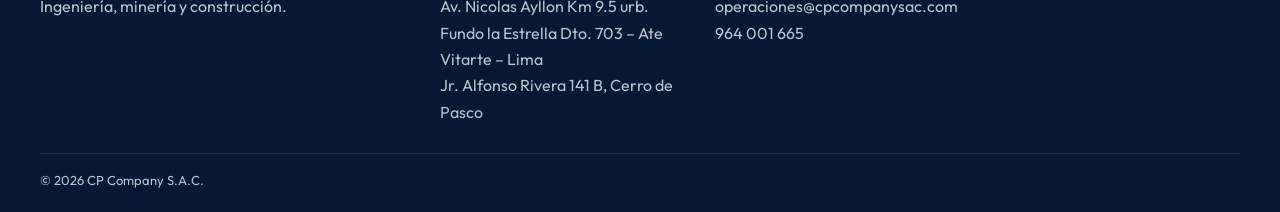
<file: experiencia.html>
<!DOCTYPE html>
<html lang="es">
<head>
  <meta charset="UTF-8" />
  <meta name="viewport" content="width=device-width, initial-scale=1" />
  <title>Experiencia | CP Company S.A.C.</title>
  <link rel="icon" href="img/logo-mark.png" type="image/png" />
  <link rel="stylesheet" href="css/styles.css" />
</head>
<body>
  <div class="topbar">
    <div class="wrap">
      <span>Lima · Cerro de Pasco · Perú</span>
      <span><a href="mailto:operaciones@cpcompanysac.com">operaciones@cpcompanysac.com</a><span class="top-more"> · 063 282238</span> · 964 001 665</span>
    </div>
  </div>
  <header class="site">
    <div class="wrap nav">
      <a class="brand" href="index.html"><img class="logo" src="img/logo-horizontal.png" alt="CP Company S.A.C." /></a>
      <button class="burger" aria-label="Menú">☰</button>
            <nav class="menu">
        <a href="index.html">Inicio</a>
        <a href="empresa.html">Empresa</a>
        <a href="servicios.html">Capacidades</a>
        <a class="active" href="experiencia.html">Proyectos</a>
        <a href="sostenibilidad.html">Sostenibilidad</a>
        <a href="cumplimiento.html">Cumplimiento</a>
        <a class="mail-link" href="https://email.godaddy.com/?target=blank" target="_blank" rel="noopener noreferrer" aria-label="Correo corporativo" title="Correo corporativo"><svg viewBox="0 0 24 24" width="22" height="22" aria-hidden="true" focusable="false"><path fill="none" stroke="currentColor" stroke-width="1.7" stroke-linejoin="round" d="M3.5 6.5h17v11h-17z"/><path fill="none" stroke="currentColor" stroke-width="1.7" stroke-linejoin="round" stroke-linecap="round" d="M3.8 7.2 12 13.2 20.2 7.2"/></svg></a>
        <a class="btn" href="contacto.html">Cotizar proyecto</a>
      </nav>
      <a class="mail-bar" href="https://email.godaddy.com/?target=blank" target="_blank" rel="noopener noreferrer" aria-label="Correo corporativo" title="Correo corporativo"><svg viewBox="0 0 24 24" width="22" height="22" aria-hidden="true" focusable="false"><path fill="none" stroke="currentColor" stroke-width="1.7" stroke-linejoin="round" d="M3.5 6.5h17v11h-17z"/><path fill="none" stroke="currentColor" stroke-width="1.7" stroke-linejoin="round" stroke-linecap="round" d="M3.8 7.2 12 13.2 20.2 7.2"/></svg></a>
    </div>
  </header>

  <div class="page-hero">
    <div class="wrap">
      <p class="kicker">Portafolio</p>
      <h1>Consultoría y ejecución de obra.</h1>
    </div>
  </div>

  <section>
    <div class="wrap">
      <div class="section-head">
        <h2>Consultoría de obra</h2>
        <div class="gold-line"></div>
        <p>Estudios de preinversión y expedientes técnicos para gobiernos regionales, municipalidades y direcciones sectoriales.</p>
      </div>
      <div style="overflow-x:auto">
        <table class="exp">
          <thead>
            <tr>
              <th>Descripción</th>
              <th>Contrato</th>
              <th>Entidad</th>
              <th>Periodo</th>
            </tr>
          </thead>
          <tbody>
            <tr>
              <td>Estudio de preinversión: creación del sistema de riego en La Rinconada de Cochamarca, Vicco – Pasco</td>
              <td>034-2022-G.R. PASCO/GGR</td>
              <td>Gobierno Regional de Pasco</td>
              <td>09-2022 a 12-2022</td>
            </tr>
            <tr>
              <td>Estudio de preinversión: mejoramiento de servicios básicos I.E. N.º 34611 – Nueva Esperanza, Ticlacayán</td>
              <td>064-2022</td>
              <td>Gobierno Regional de Pasco</td>
              <td>07-2022 a 09-2022</td>
            </tr>
            <tr>
              <td>Estudio de preinversión: mejoramiento de grass sintético, Sacrafamilia – Simón Bolívar</td>
              <td>023-2022-HMPP/GM</td>
              <td>Municipalidad Provincial de Pasco</td>
              <td>04-2022 a 05-2022</td>
            </tr>
            <tr>
              <td>Estudio de preinversión: mejoramiento y ampliación del campo deportivo, Jr. Ramón Castilla, Uliachín</td>
              <td>144-2020-HMPP/GM</td>
              <td>Municipalidad Provincial de Pasco</td>
              <td>12-2020 a 01-2021</td>
            </tr>
            <tr>
              <td>Expediente técnico: capacidad operativa del sistema de seguridad ciudadana, Yanacancha</td>
              <td>026-2022-GM-MDY/PASCO</td>
              <td>Municipalidad Distrital de Yanacancha</td>
              <td>07-2022 a 08-2022</td>
            </tr>
            <tr>
              <td>Expediente técnico: mantenimiento de puente Carachama, vía departamental PA-109</td>
              <td>068-2020-DRTC-PASCO</td>
              <td>DRTC Pasco</td>
              <td>12-2020 a 01-2021</td>
            </tr>
            <tr>
              <td>Expediente técnico: mantenimiento de puente Iscozacín, vía departamental PA-109</td>
              <td>070-2020-DRTC-PASCO</td>
              <td>DRTC Pasco</td>
              <td>12-2020 a 01-2021</td>
            </tr>
            <tr>
              <td>Formulación y levantamiento de observaciones: creación de escalinatas Chagamarca – Huancayog, Huariaca</td>
              <td>016-2020-MDH/HCA</td>
              <td>Municipalidad Distrital de Huariaca</td>
              <td>11-2020 a 12-2020</td>
            </tr>
            <tr>
              <td>Expediente técnico: remodelación de sistemas diversos en el Estadio Coloso Yanacanchino</td>
              <td>026-2020-M.D.Y.-PASCO/GM</td>
              <td>Municipalidad Distrital de Yanacancha</td>
              <td>09-2020 a 12-2020</td>
            </tr>
            <tr>
              <td>Expediente técnico: mantenimiento mecanizado de la ruta PA-113</td>
              <td>036-2020-DRTC-PASCO</td>
              <td>DRTC Pasco</td>
              <td>08-2020 a 10-2020</td>
            </tr>
            <tr>
              <td>Expediente técnico: intervención de canales y bocatomas en Santa Rosa de Quives, Canta – Lima</td>
              <td>047-2019-ALC-MDSRQ</td>
              <td>Municipalidad Distrital de Santa Rosa de Quives</td>
              <td>08-2019 a 12-2019</td>
            </tr>
            <tr>
              <td>Estudio de preinversión: sistema de riego tecnificado Tingo, Cashapampa y Hacienda Pampa, Huay-Huay – Junín</td>
              <td>024-2019-GM-MDH/ABAST/JLME</td>
              <td>Municipalidad Distrital de Huayhuay</td>
              <td>10-2019 a 01-2020</td>
            </tr>
          </tbody>
        </table>
      </div>
    </div>
  </section>

  <section class="mission">
    <div class="wrap">
      <div class="section-head">
        <h2>Ejecución y servicio de obra</h2>
        <div class="gold-line"></div>
      </div>
      <div class="grid-3">
        <article class="work"><div class="meta">
          <span class="tag">Deportiva</span>
          <h3>Rehabilitación de campo de vóley — Vicco</h3>
          <p>Municipalidad Distrital de Vicco. Renovación de infraestructura deportiva en Túpac Amaru.</p>
        </div></article>
        <article class="work"><div class="meta">
          <span class="tag">En ejecución</span>
          <h3>Salud básica — Goyllarisquizga</h3>
          <p>CUI 2594022. Gobierno Regional de Pasco. Consorcio Salud Goyllar.</p>
        </div></article>
        <article class="work"><div class="meta">
          <span class="tag">En ejecución</span>
          <h3>Instalaciones exteriores — Paragsha</h3>
          <p>CUI 2560884. Interconexión vial Av. Minero – Jr. Huancavelica. Consorcio Pasco.</p>
        </div></article>
        <article class="work"><div class="meta">
          <span class="tag">2022–2023</span>
          <h3>Parque infantil — Quiulacocha</h3>
          <p>Municipalidad Distrital de Simón Bolívar.</p>
        </div></article>
        <article class="work"><div class="meta">
          <span class="tag">2020–2021</span>
          <h3>Pistas y veredas — Huambrac</h3>
          <p>519 ml de pavimento. Municipalidad Distrital de Paucartambo.</p>
        </div></article>
        <article class="work"><div class="meta">
          <span class="tag">2019</span>
          <h3>Acondicionamiento local F02L01 UNDAC Tarma</h3>
          <p>Laboratorios, SS.HH., graderías, vestidores y equipamiento para licenciamiento institucional.</p>
        </div></article>
        <article class="work"><div class="meta">
          <span class="tag">01–02.2018</span>
          <h3>Rieles para cielo raso — Yurajhuanca</h3>
          <p>Ángulos perimetrales, primarios y terciarios en el local comunal. Gobierno Regional de Pasco.</p>
        </div></article>
        <article class="work"><div class="meta">
          <span class="tag">02–03.2018</span>
          <h3>Baldosas y luminarias — Yurajhuanca</h3>
          <p>Instalación de baldosas y cambio de fluorescentes tubulares LED y luminarias circulares. Gobierno Regional de Pasco.</p>
        </div></article>
        <article class="work"><div class="meta">
          <span class="tag">2017</span>
          <h3>Obras de arte — Cochamarca</h3>
          <p>Muros de contención, sardineles, cunetas y veredas. Consorcio Cochamarca.</p>
        </div></article>
        <article class="work"><div class="meta">
          <span class="tag">2017</span>
          <h3>Mantenimiento de pabellones UNDAC</h3>
          <p>Áreas y líneas vitales de pabellones de Pucayacu. 150 días.</p>
        </div></article>
        <article class="work"><div class="meta">
          <span class="tag">Minería</span>
          <h3>15 viviendas — San Juan de Milpo</h3>
          <p>En coordinación con Cía. Minera Milpo Andina Perú SAC.</p>
        </div></article>
        <article class="work"><div class="meta">
          <span class="tag">Minería</span>
          <h3>Sardineles y desagüe — San Juan de Milpo</h3>
          <p>Cía. Minera Milpo Andina Perú SAC.</p>
        </div></article>
        <article class="work"><div class="meta">
          <span class="tag">2015–2016</span>
          <h3>Jardín de niños — Pampa Encantada</h3>
          <p>Villa Rica, Oxapampa. Consorcio Pampa Encantada. GORE Pasco.</p>
        </div></article>
        <article class="work"><div class="meta">
          <span class="tag">El Brocal</span>
          <h3>Canal de derivación — Huachuacaja</h3>
          <p>Obras civiles para la presa de relaves. Comunidad Campesina de Smelter / Ecosem.</p>
        </div></article>
        <article class="work"><div class="meta">
          <span class="tag">Topografía</span>
          <h3>Ampliación a 18 000 TMD — El Brocal</h3>
          <p>Control topográfico para Buenaventura Ingenieros S.A.</p>
        </div></article>
        <article class="work"><div class="meta">
          <span class="tag">Topografía</span>
          <h3>Presa de relaves Huachuacaja</h3>
          <p>Control topográfico y aseguramiento de la calidad. Buenaventura Ingenieros S.A.</p>
        </div></article>
      </div>
    </div>
  </section>

  <footer>
    <div class="wrap">
      <div class="cols">
        <div><h4>CP Company S.A.C.</h4><p>Ingeniería, minería y construcción.</p></div>
        <div><h4>Sedes</h4><p>Av. Nicolas Ayllon Km 9.5 urb. Fundo la Estrella Dto. 703 – Ate Vitarte – Lima<br>Jr. Alfonso Rivera 141 B, Cerro de Pasco</p></div>
        <div><h4>Contacto</h4><p>operaciones@cpcompanysac.com<br>964 001 665</p></div>
      </div>
      <div class="copy">© 2026 CP Company S.A.C.</div>
    </div>
  </footer>
  <script src="js/main.js"></script>
</body>
</html>
</file>
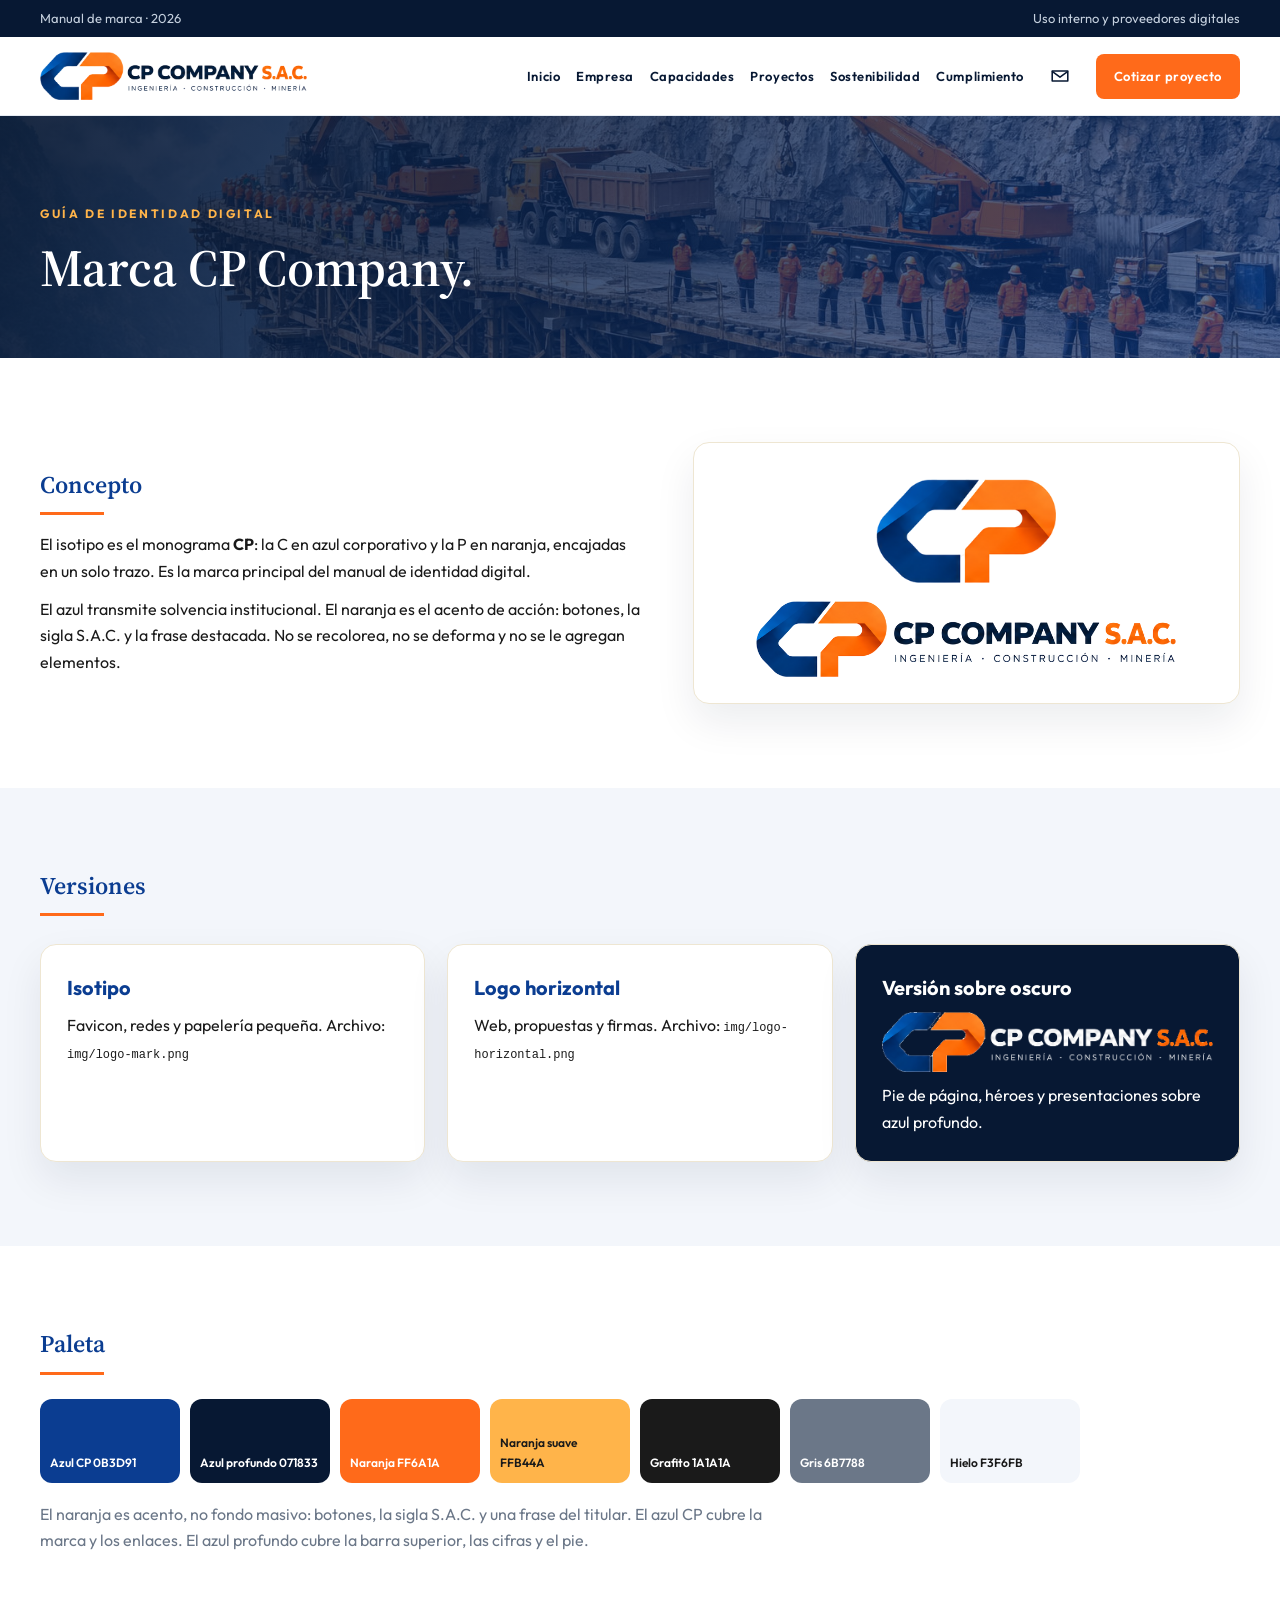
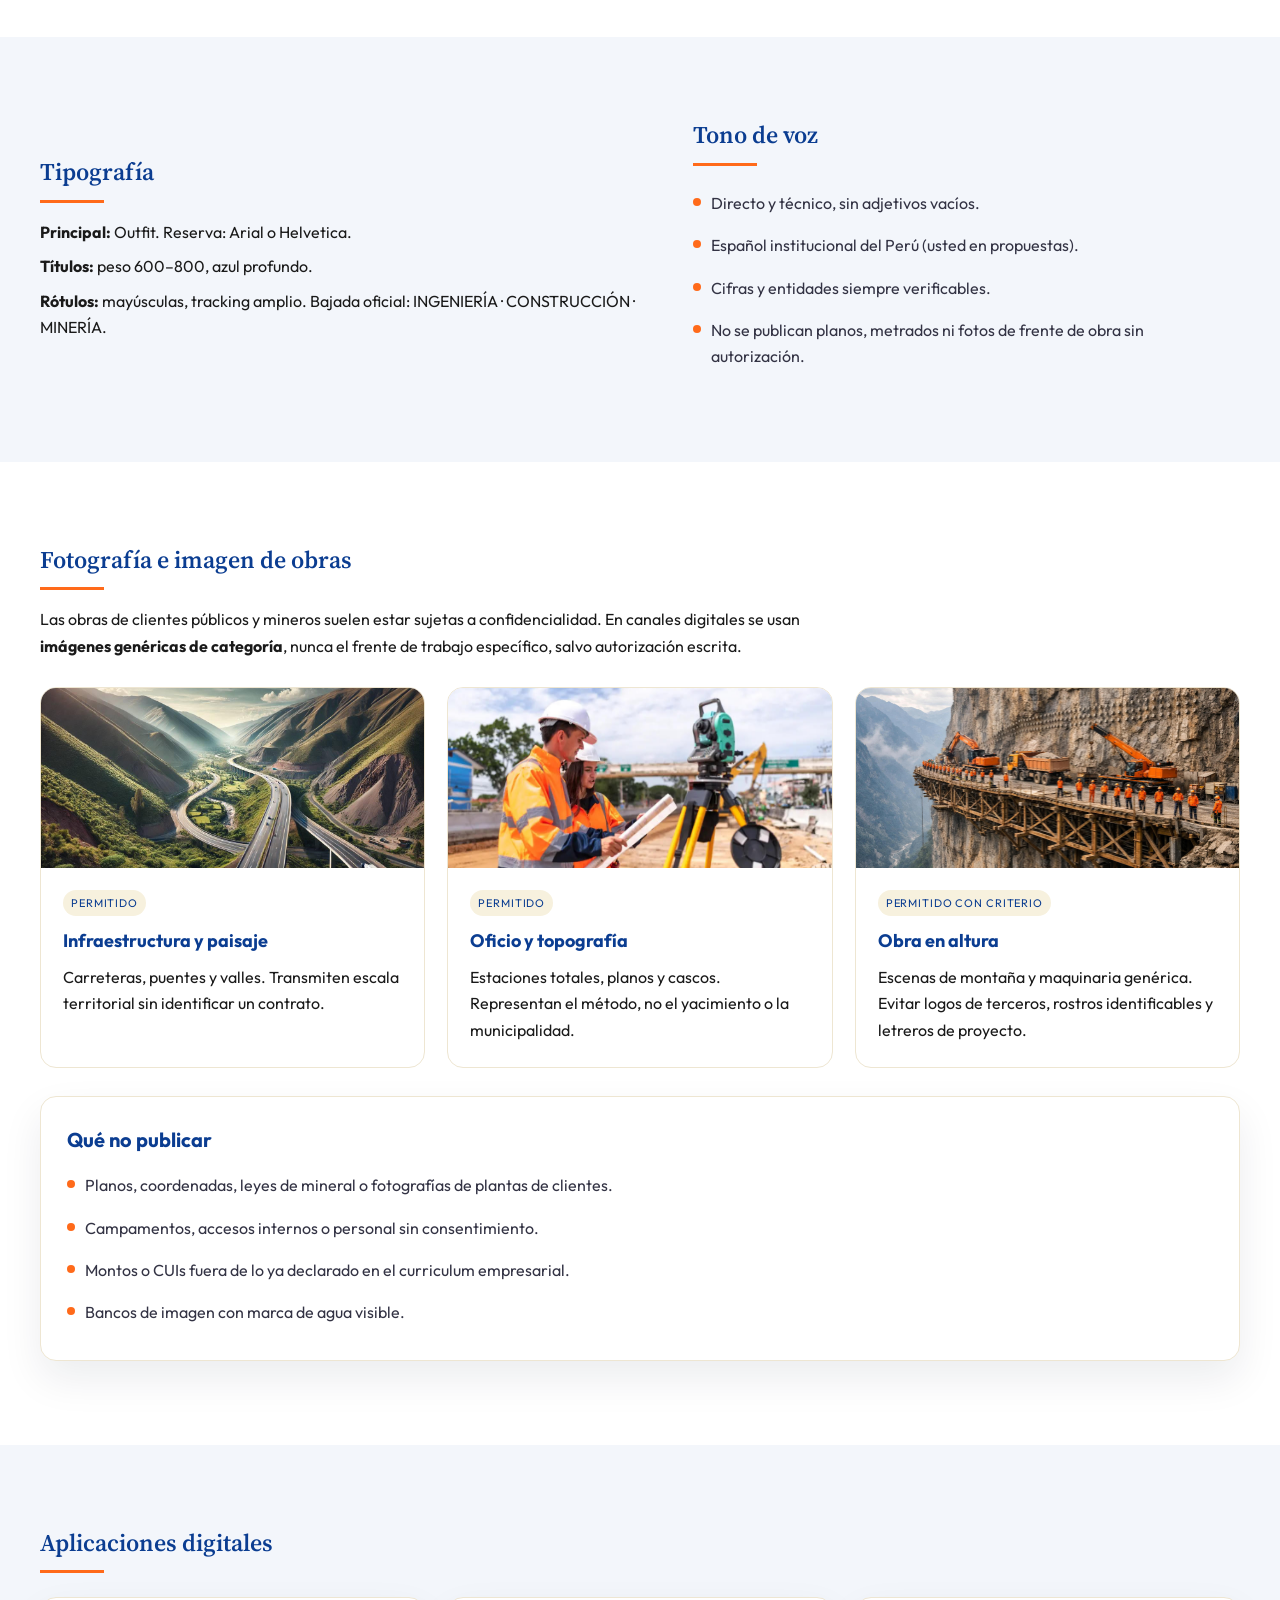
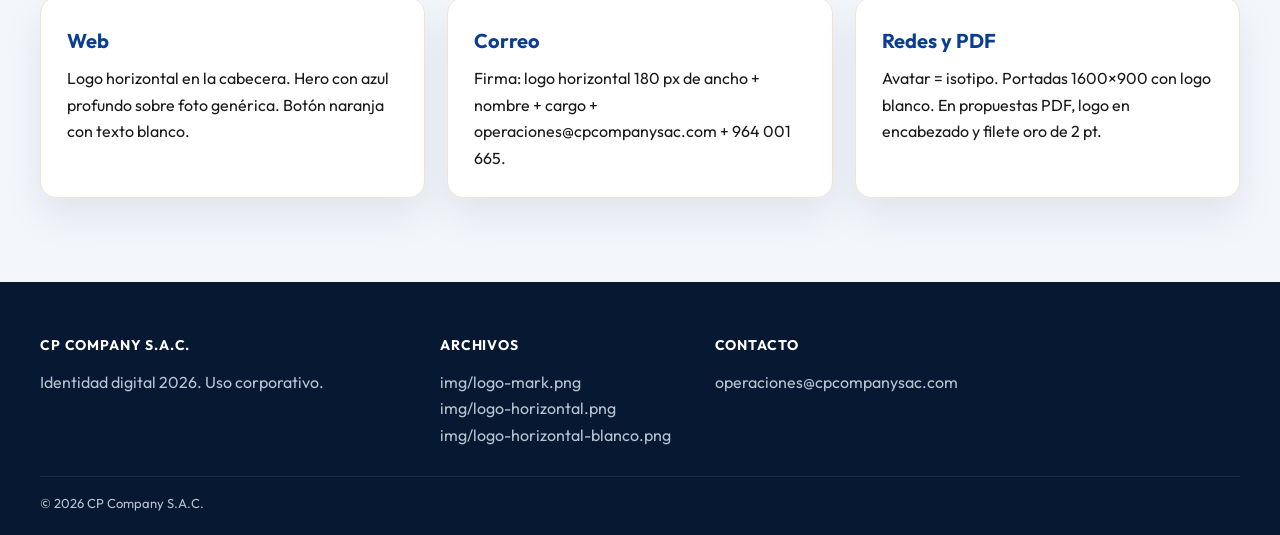
<file: identidad.html>
<!DOCTYPE html>
<html lang="es">
<head>
  <meta charset="UTF-8" />
  <meta name="viewport" content="width=device-width, initial-scale=1" />
  <title>Identidad digital | CP Company S.A.C.</title>
  <link rel="icon" href="img/logo-mark.png" type="image/png" />
  <link rel="stylesheet" href="css/styles.css" />
</head>
<body>
  <div class="topbar">
    <div class="wrap">
      <span>Manual de marca · 2026</span>
      <span>Uso interno y proveedores digitales</span>
    </div>
  </div>
  <header class="site">
    <div class="wrap nav">
      <a class="brand" href="index.html"><img class="logo" src="img/logo-horizontal.png" alt="CP Company S.A.C." /></a>
      <button class="burger" aria-label="Menú">☰</button>
            <nav class="menu">
        <a href="index.html">Inicio</a>
        <a href="empresa.html">Empresa</a>
        <a href="servicios.html">Capacidades</a>
        <a href="experiencia.html">Proyectos</a>
        <a href="sostenibilidad.html">Sostenibilidad</a>
        <a href="cumplimiento.html">Cumplimiento</a>
        <a class="mail-link" href="https://email.godaddy.com/?target=blank" target="_blank" rel="noopener noreferrer" aria-label="Correo corporativo" title="Correo corporativo"><svg viewBox="0 0 24 24" width="22" height="22" aria-hidden="true" focusable="false"><path fill="none" stroke="currentColor" stroke-width="1.7" stroke-linejoin="round" d="M3.5 6.5h17v11h-17z"/><path fill="none" stroke="currentColor" stroke-width="1.7" stroke-linejoin="round" stroke-linecap="round" d="M3.8 7.2 12 13.2 20.2 7.2"/></svg></a>
        <a class="btn" href="contacto.html">Cotizar proyecto</a>
      </nav>
      <a class="mail-bar" href="https://email.godaddy.com/?target=blank" target="_blank" rel="noopener noreferrer" aria-label="Correo corporativo" title="Correo corporativo"><svg viewBox="0 0 24 24" width="22" height="22" aria-hidden="true" focusable="false"><path fill="none" stroke="currentColor" stroke-width="1.7" stroke-linejoin="round" d="M3.5 6.5h17v11h-17z"/><path fill="none" stroke="currentColor" stroke-width="1.7" stroke-linejoin="round" stroke-linecap="round" d="M3.8 7.2 12 13.2 20.2 7.2"/></svg></a>
    </div>
  </header>

  <div class="page-hero">
    <div class="wrap">
      <p class="kicker">Guía de identidad digital</p>
      <h1>Marca CP Company.</h1>
    </div>
  </div>

  <section>
    <div class="wrap grid-2">
      <div>
        <h2>Concepto</h2>
        <div class="gold-line"></div>
        <p style="margin-top:16px">El isotipo es el monograma <strong>CP</strong>: la C en azul corporativo y la P en naranja, encajadas en un solo trazo. Es la marca principal del manual de identidad digital.</p>
        <p style="margin-top:12px">El azul transmite solvencia institucional. El naranja es el acento de acción: botones, la sigla S.A.C. y la frase destacada. No se recolorea, no se deforma y no se le agregan elementos.</p>
      </div>
      <div class="card" style="text-align:center">
        <img src="img/logo-mark.png" alt="Isotipo CP" style="width:180px;margin:10px auto 18px" />
        <img src="img/logo-horizontal.png" alt="Logo horizontal" style="width:100%;max-width:420px;margin:0 auto" />
      </div>
    </div>
  </section>

  <section class="mission">
    <div class="wrap">
      <h2>Versiones</h2>
      <div class="gold-line"></div>
      <div class="grid-3" style="margin-top:28px">
        <article class="card">
          <h3>Isotipo</h3>
          <p>Favicon, redes y papelería pequeña. Archivo: <code>img/logo-mark.png</code></p>
        </article>
        <article class="card">
          <h3>Logo horizontal</h3>
          <p>Web, propuestas y firmas. Archivo: <code>img/logo-horizontal.png</code></p>
        </article>
        <article class="card" style="background:#071833;color:#fff">
          <h3 style="color:#fff">Versión sobre oscuro</h3>
          <img src="img/logo-horizontal-blanco.png" alt="Logo blanco" />
          <p style="margin-top:10px">Pie de página, héroes y presentaciones sobre azul profundo.</p>
        </article>
      </div>
    </div>
  </section>

  <section>
    <div class="wrap">
      <h2>Paleta</h2>
      <div class="gold-line"></div>
      <div class="swatch" style="margin-top:24px">
        <i style="background:#0B3D91">Azul CP 0B3D91</i>
        <i style="background:#071833">Azul profundo 071833</i>
        <i style="background:#FF6A1A">Naranja FF6A1A</i>
        <i style="background:#FFB44A;color:#1A1A1A">Naranja suave FFB44A</i>
        <i style="background:#1A1A1A">Grafito 1A1A1A</i>
        <i style="background:#6B7788">Gris 6B7788</i>
        <i style="background:#F3F6FB;color:#1A1A1A">Hielo F3F6FB</i>
      </div>
      <p style="margin-top:18px;max-width:70ch;color:var(--muted)">El naranja es acento, no fondo masivo: botones, la sigla S.A.C. y una frase del titular. El azul CP cubre la marca y los enlaces. El azul profundo cubre la barra superior, las cifras y el pie.</p>
    </div>
  </section>

  <section class="mission">
    <div class="wrap grid-2">
      <div>
        <h2>Tipografía</h2>
        <div class="gold-line"></div>
        <p style="margin-top:16px"><strong>Principal:</strong> Outfit. Reserva: Arial o Helvetica.</p>
        <p style="margin-top:8px"><strong>Títulos:</strong> peso 600–800, azul profundo.</p>
        <p style="margin-top:8px"><strong>Rótulos:</strong> mayúsculas, tracking amplio. Bajada oficial: INGENIERÍA · CONSTRUCCIÓN · MINERÍA.</p>
      </div>
      <div>
        <h2>Tono de voz</h2>
        <div class="gold-line"></div>
        <ul class="services-list" style="margin-top:16px">
          <li>Directo y técnico, sin adjetivos vacíos.</li>
          <li>Español institucional del Perú (usted en propuestas).</li>
          <li>Cifras y entidades siempre verificables.</li>
          <li>No se publican planos, metrados ni fotos de frente de obra sin autorización.</li>
        </ul>
      </div>
    </div>
  </section>

  <section>
    <div class="wrap">
      <h2>Fotografía e imagen de obras</h2>
      <div class="gold-line"></div>
      <p style="margin-top:16px;max-width:72ch">Las obras de clientes públicos y mineros suelen estar sujetas a confidencialidad. En canales digitales se usan <strong>imágenes genéricas de categoría</strong>, nunca el frente de trabajo específico, salvo autorización escrita.</p>
      <div class="grid-3" style="margin-top:28px">
        <article class="work">
          <img src="img/hero-infra.jpg" alt="Infraestructura vial andina" />
          <div class="meta">
            <span class="tag">Permitido</span>
            <h3>Infraestructura y paisaje</h3>
            <p>Carreteras, puentes y valles. Transmiten escala territorial sin identificar un contrato.</p>
          </div>
        </article>
        <article class="work">
          <img src="img/topografia.jpg" alt="Equipo de topografía" />
          <div class="meta">
            <span class="tag">Permitido</span>
            <h3>Oficio y topografía</h3>
            <p>Estaciones totales, planos y cascos. Representan el método, no el yacimiento o la municipalidad.</p>
          </div>
        </article>
        <article class="work">
          <img src="img/obra-montana.jpg" alt="Trabajo de infraestructura en montaña" />
          <div class="meta">
            <span class="tag">Permitido con criterio</span>
            <h3>Obra en altura</h3>
            <p>Escenas de montaña y maquinaria genérica. Evitar logos de terceros, rostros identificables y letreros de proyecto.</p>
          </div>
        </article>
      </div>
      <div class="card" style="margin-top:28px">
        <h3>Qué no publicar</h3>
        <ul class="services-list">
          <li>Planos, coordenadas, leyes de mineral o fotografías de plantas de clientes.</li>
          <li>Campamentos, accesos internos o personal sin consentimiento.</li>
          <li>Montos o CUIs fuera de lo ya declarado en el curriculum empresarial.</li>
          <li>Bancos de imagen con marca de agua visible.</li>
        </ul>
      </div>
    </div>
  </section>

  <section class="mission">
    <div class="wrap">
      <h2>Aplicaciones digitales</h2>
      <div class="gold-line"></div>
      <div class="grid-3" style="margin-top:24px">
        <article class="card">
          <h3>Web</h3>
          <p>Logo horizontal en la cabecera. Hero con azul profundo sobre foto genérica. Botón naranja con texto blanco.</p>
        </article>
        <article class="card">
          <h3>Correo</h3>
          <p>Firma: logo horizontal 180 px de ancho + nombre + cargo + operaciones@cpcompanysac.com + 964 001 665.</p>
        </article>
        <article class="card">
          <h3>Redes y PDF</h3>
          <p>Avatar = isotipo. Portadas 1600×900 con logo blanco. En propuestas PDF, logo en encabezado y filete oro de 2 pt.</p>
        </article>
      </div>
    </div>
  </section>

  <footer>
    <div class="wrap">
      <div class="cols">
        <div><h4>CP Company S.A.C.</h4><p>Identidad digital 2026. Uso corporativo.</p></div>
        <div><h4>Archivos</h4><p>img/logo-mark.png<br>img/logo-horizontal.png<br>img/logo-horizontal-blanco.png</p></div>
        <div><h4>Contacto</h4><p>operaciones@cpcompanysac.com</p></div>
      </div>
      <div class="copy">© 2026 CP Company S.A.C.</div>
    </div>
  </footer>
  <script src="js/main.js"></script>
</body>
</html>
</file>
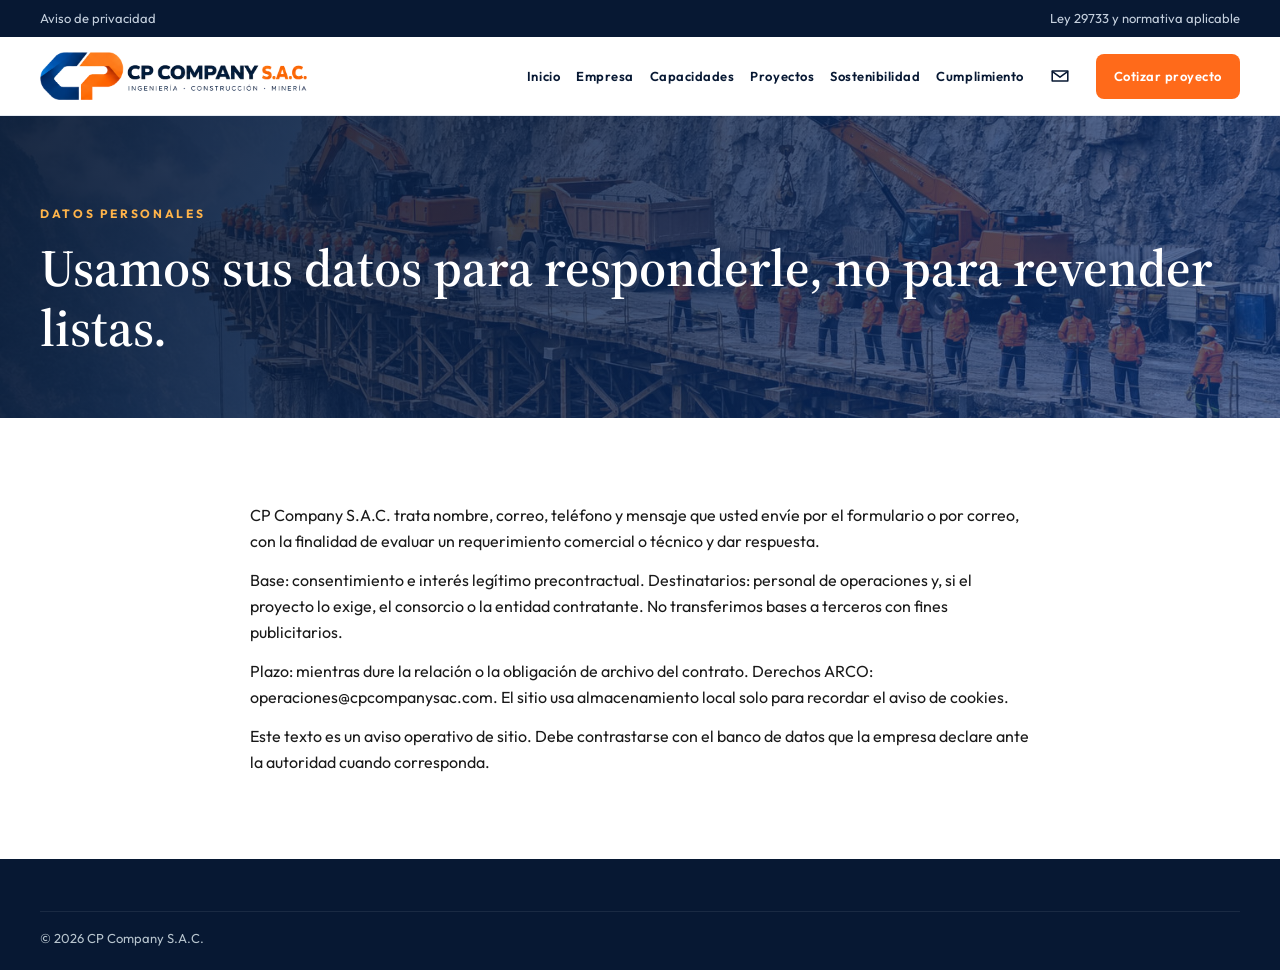
<file: privacidad.html>
<!DOCTYPE html>
<html lang="es">
<head>
  <meta charset="UTF-8" />
  <meta name="viewport" content="width=device-width, initial-scale=1" />
  <title>Privacidad | CP Company S.A.C.</title>
  <link rel="icon" href="img/logo-mark.png" type="image/png" />
  <link rel="stylesheet" href="css/styles.css" />
</head>
<body>
  <div class="topbar"><div class="wrap"><span>Aviso de privacidad</span><span>Ley 29733 y normativa aplicable</span></div></div>
  <header class="site">
    <div class="wrap nav">
      <a class="brand" href="index.html"><img class="logo" src="img/logo-horizontal.png" alt="CP Company S.A.C." /></a>
      <button class="burger" aria-label="Menú">☰</button>
            <nav class="menu">
        <a href="index.html">Inicio</a>
        <a href="empresa.html">Empresa</a>
        <a href="servicios.html">Capacidades</a>
        <a href="experiencia.html">Proyectos</a>
        <a href="sostenibilidad.html">Sostenibilidad</a>
        <a href="cumplimiento.html">Cumplimiento</a>
        <a class="mail-link" href="https://email.godaddy.com/?target=blank" target="_blank" rel="noopener noreferrer" aria-label="Correo corporativo" title="Correo corporativo"><svg viewBox="0 0 24 24" width="22" height="22" aria-hidden="true" focusable="false"><path fill="none" stroke="currentColor" stroke-width="1.7" stroke-linejoin="round" d="M3.5 6.5h17v11h-17z"/><path fill="none" stroke="currentColor" stroke-width="1.7" stroke-linejoin="round" stroke-linecap="round" d="M3.8 7.2 12 13.2 20.2 7.2"/></svg></a>
        <a class="btn" href="contacto.html">Cotizar proyecto</a>
      </nav>
      <a class="mail-bar" href="https://email.godaddy.com/?target=blank" target="_blank" rel="noopener noreferrer" aria-label="Correo corporativo" title="Correo corporativo"><svg viewBox="0 0 24 24" width="22" height="22" aria-hidden="true" focusable="false"><path fill="none" stroke="currentColor" stroke-width="1.7" stroke-linejoin="round" d="M3.5 6.5h17v11h-17z"/><path fill="none" stroke="currentColor" stroke-width="1.7" stroke-linejoin="round" stroke-linecap="round" d="M3.8 7.2 12 13.2 20.2 7.2"/></svg></a>
    </div>
  </header>
  <div class="page-hero"><div class="wrap"><p class="kicker">Datos personales</p><h1>Usamos sus datos para responderle, no para revender listas.</h1></div></div>
  <section>
    <div class="wrap" style="max-width:780px">
      <p>CP Company S.A.C. trata nombre, correo, teléfono y mensaje que usted envíe por el formulario o por correo, con la finalidad de evaluar un requerimiento comercial o técnico y dar respuesta.</p>
      <p style="margin-top:12px">Base: consentimiento e interés legítimo precontractual. Destinatarios: personal de operaciones y, si el proyecto lo exige, el consorcio o la entidad contratante. No transferimos bases a terceros con fines publicitarios.</p>
      <p style="margin-top:12px">Plazo: mientras dure la relación o la obligación de archivo del contrato. Derechos ARCO: operaciones@cpcompanysac.com. El sitio usa almacenamiento local solo para recordar el aviso de cookies.</p>
      <p style="margin-top:12px">Este texto es un aviso operativo de sitio. Debe contrastarse con el banco de datos que la empresa declare ante la autoridad cuando corresponda.</p>
    </div>
  </section>
  <footer>
    <div class="wrap"><div class="copy"><span>© 2026 CP Company S.A.C.</span></div></div>
  </footer>
  <script src="js/main.js"></script>
</body>
</html>
</file>
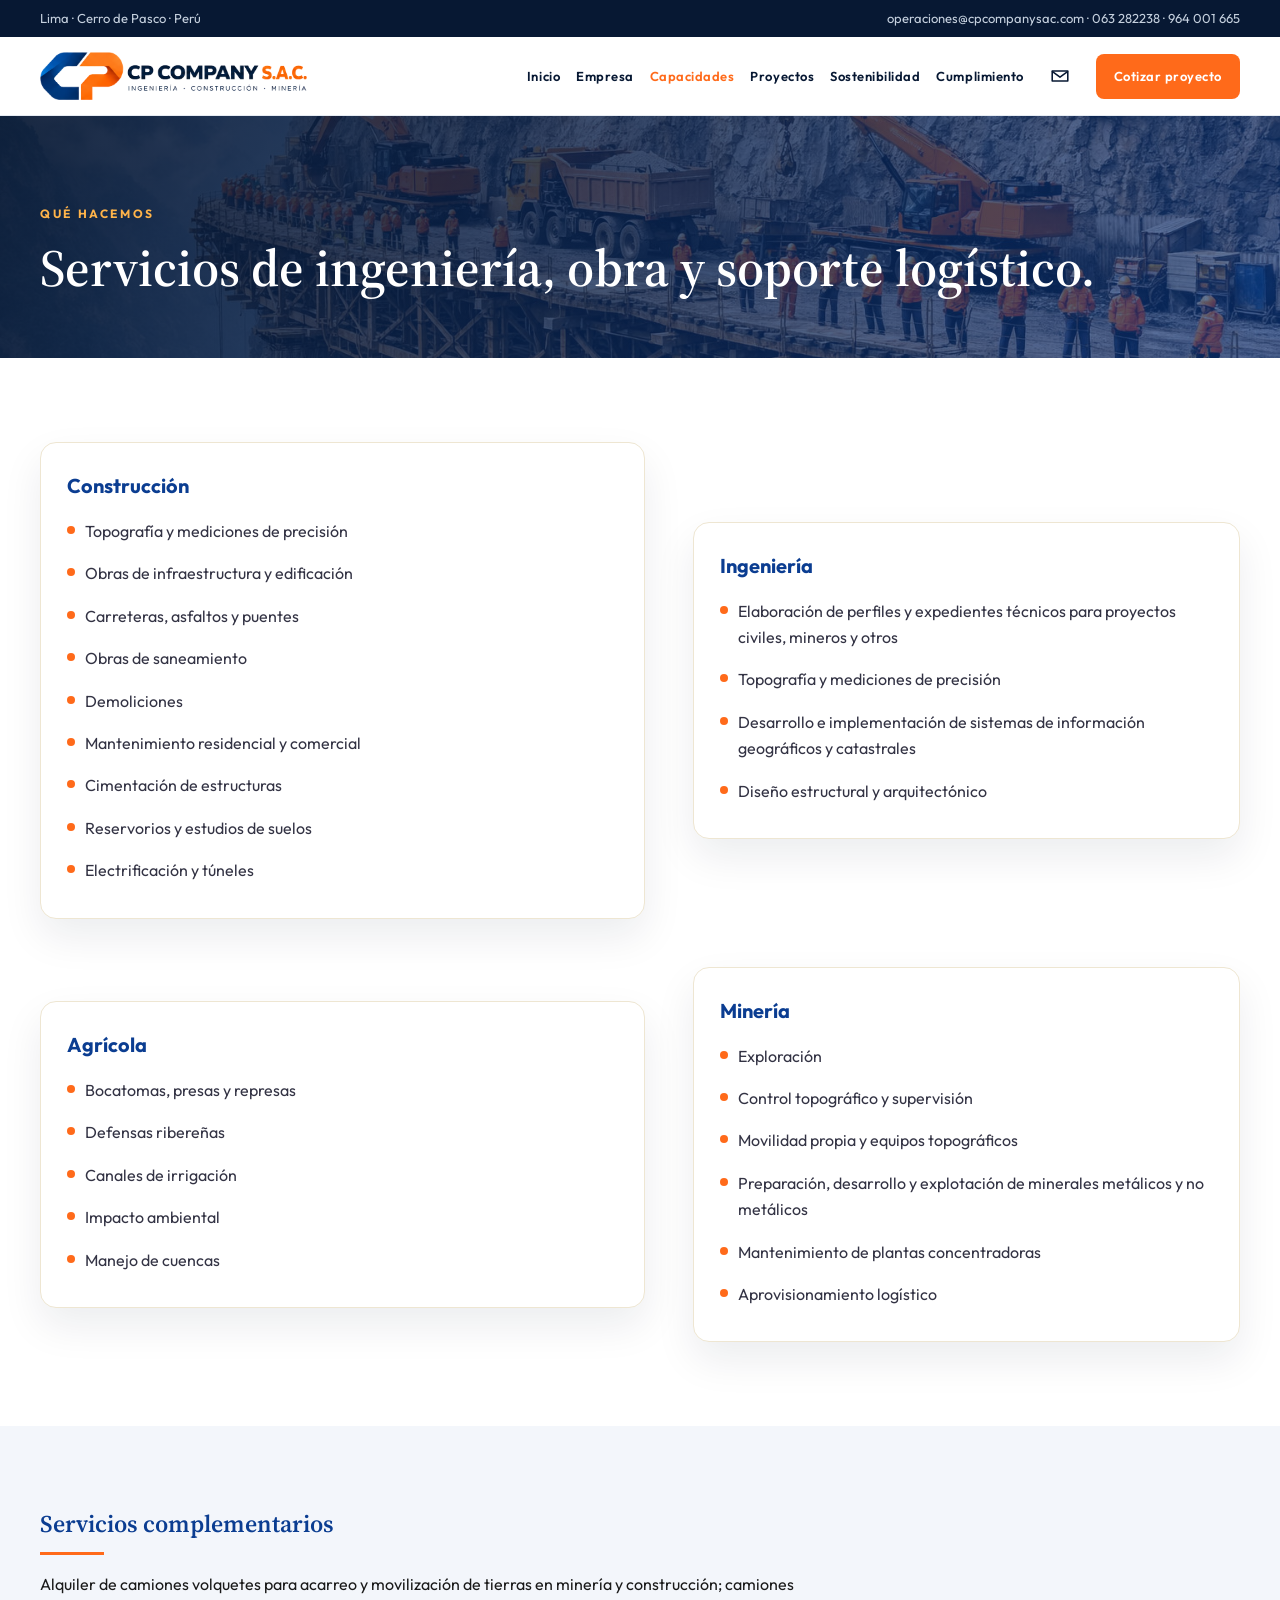
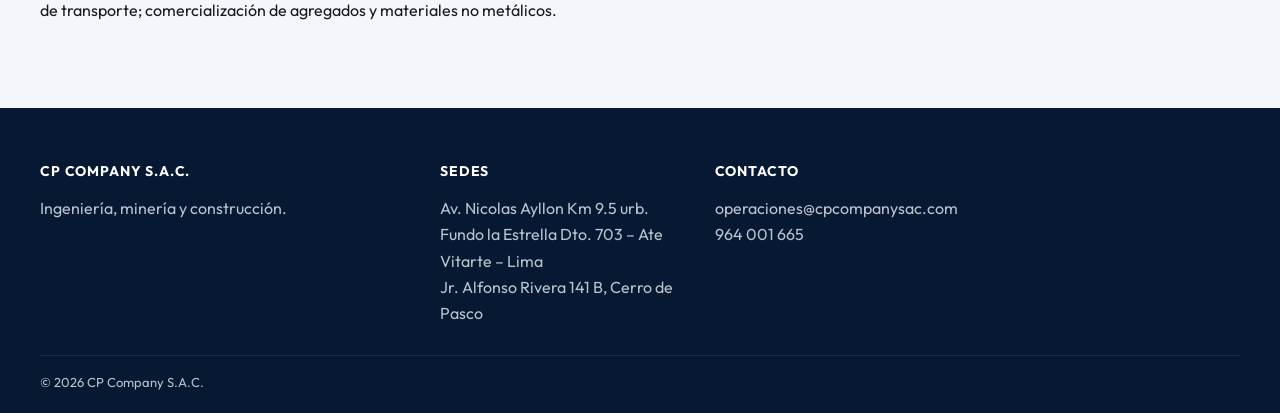
<file: servicios.html>
<!DOCTYPE html>
<html lang="es">
<head>
  <meta charset="UTF-8" />
  <meta name="viewport" content="width=device-width, initial-scale=1" />
  <title>Servicios | CP Company S.A.C.</title>
  <link rel="icon" href="img/logo-mark.png" type="image/png" />
  <link rel="stylesheet" href="css/styles.css" />
</head>
<body>
  <div class="topbar">
    <div class="wrap">
      <span>Lima · Cerro de Pasco · Perú</span>
      <span><a href="mailto:operaciones@cpcompanysac.com">operaciones@cpcompanysac.com</a><span class="top-more"> · 063 282238</span> · 964 001 665</span>
    </div>
  </div>
  <header class="site">
    <div class="wrap nav">
      <a class="brand" href="index.html"><img class="logo" src="img/logo-horizontal.png" alt="CP Company S.A.C." /></a>
      <button class="burger" aria-label="Menú">☰</button>
            <nav class="menu">
        <a href="index.html">Inicio</a>
        <a href="empresa.html">Empresa</a>
        <a class="active" href="servicios.html">Capacidades</a>
        <a href="experiencia.html">Proyectos</a>
        <a href="sostenibilidad.html">Sostenibilidad</a>
        <a href="cumplimiento.html">Cumplimiento</a>
        <a class="mail-link" href="https://email.godaddy.com/?target=blank" target="_blank" rel="noopener noreferrer" aria-label="Correo corporativo" title="Correo corporativo"><svg viewBox="0 0 24 24" width="22" height="22" aria-hidden="true" focusable="false"><path fill="none" stroke="currentColor" stroke-width="1.7" stroke-linejoin="round" d="M3.5 6.5h17v11h-17z"/><path fill="none" stroke="currentColor" stroke-width="1.7" stroke-linejoin="round" stroke-linecap="round" d="M3.8 7.2 12 13.2 20.2 7.2"/></svg></a>
        <a class="btn" href="contacto.html">Cotizar proyecto</a>
      </nav>
      <a class="mail-bar" href="https://email.godaddy.com/?target=blank" target="_blank" rel="noopener noreferrer" aria-label="Correo corporativo" title="Correo corporativo"><svg viewBox="0 0 24 24" width="22" height="22" aria-hidden="true" focusable="false"><path fill="none" stroke="currentColor" stroke-width="1.7" stroke-linejoin="round" d="M3.5 6.5h17v11h-17z"/><path fill="none" stroke="currentColor" stroke-width="1.7" stroke-linejoin="round" stroke-linecap="round" d="M3.8 7.2 12 13.2 20.2 7.2"/></svg></a>
    </div>
  </header>

  <div class="page-hero">
    <div class="wrap">
      <p class="kicker">Qué hacemos</p>
      <h1>Servicios de ingeniería, obra y soporte logístico.</h1>
    </div>
  </div>

  <section>
    <div class="wrap grid-2">
      <article class="card">
        <h3>Construcción</h3>
        <ul class="services-list">
          <li>Topografía y mediciones de precisión</li>
          <li>Obras de infraestructura y edificación</li>
          <li>Carreteras, asfaltos y puentes</li>
          <li>Obras de saneamiento</li>
          <li>Demoliciones</li>
          <li>Mantenimiento residencial y comercial</li>
          <li>Cimentación de estructuras</li>
          <li>Reservorios y estudios de suelos</li>
          <li>Electrificación y túneles</li>
        </ul>
      </article>
      <article class="card">
        <h3>Ingeniería</h3>
        <ul class="services-list">
          <li>Elaboración de perfiles y expedientes técnicos para proyectos civiles, mineros y otros</li>
          <li>Topografía y mediciones de precisión</li>
          <li>Desarrollo e implementación de sistemas de información geográficos y catastrales</li>
          <li>Diseño estructural y arquitectónico</li>
        </ul>
      </article>
      <article class="card">
        <h3>Agrícola</h3>
        <ul class="services-list">
          <li>Bocatomas, presas y represas</li>
          <li>Defensas ribereñas</li>
          <li>Canales de irrigación</li>
          <li>Impacto ambiental</li>
          <li>Manejo de cuencas</li>
        </ul>
      </article>
      <article class="card">
        <h3>Minería</h3>
        <ul class="services-list">
          <li>Exploración</li>
          <li>Control topográfico y supervisión</li>
          <li>Movilidad propia y equipos topográficos</li>
          <li>Preparación, desarrollo y explotación de minerales metálicos y no metálicos</li>
          <li>Mantenimiento de plantas concentradoras</li>
          <li>Aprovisionamiento logístico</li>
        </ul>
      </article>
    </div>
  </section>

  <section class="mission">
    <div class="wrap">
      <h2>Servicios complementarios</h2>
      <div class="gold-line"></div>
      <p style="margin-top:16px;max-width:70ch">Alquiler de camiones volquetes para acarreo y movilización de tierras en minería y construcción; camiones de transporte; comercialización de agregados y materiales no metálicos.</p>
    </div>
  </section>

  <footer>
    <div class="wrap">
      <div class="cols">
        <div><h4>CP Company S.A.C.</h4><p>Ingeniería, minería y construcción.</p></div>
        <div><h4>Sedes</h4><p>Av. Nicolas Ayllon Km 9.5 urb. Fundo la Estrella Dto. 703 – Ate Vitarte – Lima<br>Jr. Alfonso Rivera 141 B, Cerro de Pasco</p></div>
        <div><h4>Contacto</h4><p>operaciones@cpcompanysac.com<br>964 001 665</p></div>
      </div>
      <div class="copy">© 2026 CP Company S.A.C.</div>
    </div>
  </footer>
  <script src="js/main.js"></script>
</body>
</html>
</file>
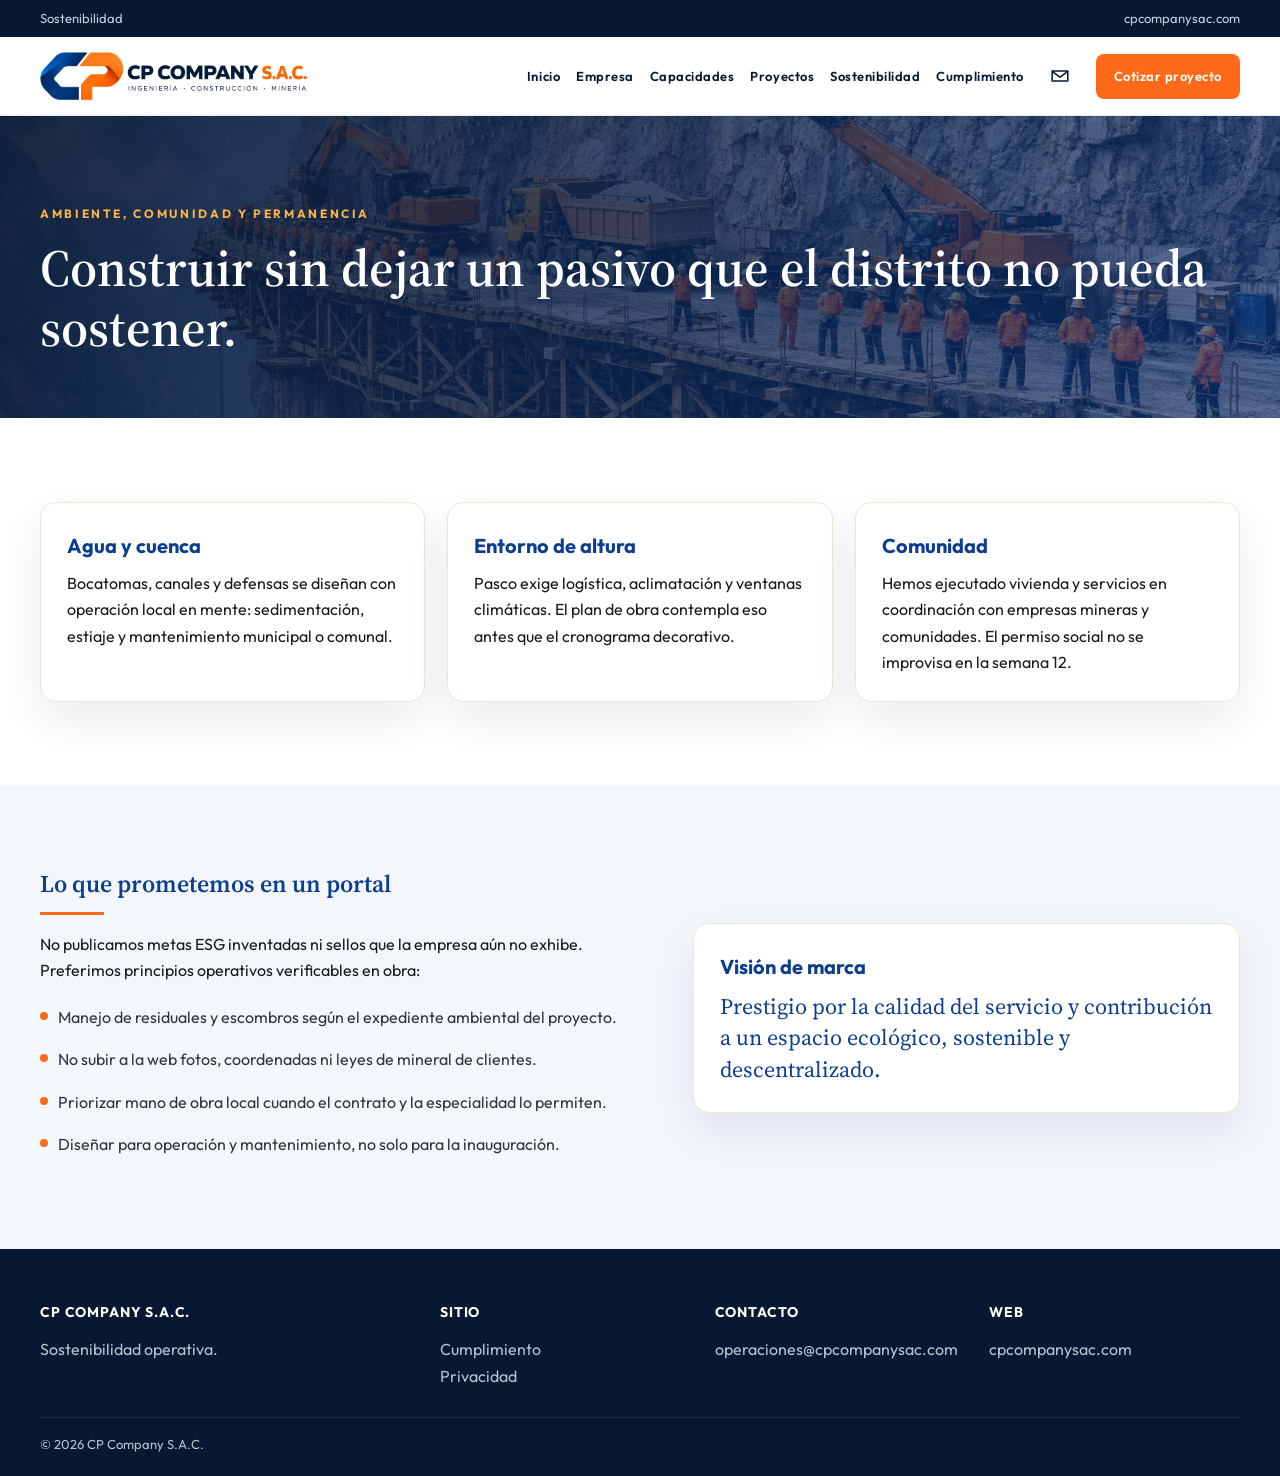
<file: sostenibilidad.html>
<!DOCTYPE html>
<html lang="es">
<head>
  <meta charset="UTF-8" />
  <meta name="viewport" content="width=device-width, initial-scale=1" />
  <title>Sostenibilidad | CP Company S.A.C.</title>
  <meta name="description" content="Enfoque ambiental, social y de gobernanza de CP Company SAC en obra e ingeniería." />
  <link rel="icon" href="img/logo-mark.png" type="image/png" />
  <link rel="stylesheet" href="css/styles.css" />
</head>
<body>
  <div class="topbar"><div class="wrap"><span>Sostenibilidad</span><span>cpcompanysac.com</span></div></div>
  <header class="site">
    <div class="wrap nav">
      <a class="brand" href="index.html"><img class="logo" src="img/logo-horizontal.png" alt="CP Company S.A.C." /></a>
      <button class="burger" aria-label="Menú">☰</button>
            <nav class="menu">
        <a href="index.html">Inicio</a>
        <a href="empresa.html">Empresa</a>
        <a href="servicios.html">Capacidades</a>
        <a href="experiencia.html">Proyectos</a>
        <a href="sostenibilidad.html">Sostenibilidad</a>
        <a href="cumplimiento.html">Cumplimiento</a>
        <a class="mail-link" href="https://email.godaddy.com/?target=blank" target="_blank" rel="noopener noreferrer" aria-label="Correo corporativo" title="Correo corporativo"><svg viewBox="0 0 24 24" width="22" height="22" aria-hidden="true" focusable="false"><path fill="none" stroke="currentColor" stroke-width="1.7" stroke-linejoin="round" d="M3.5 6.5h17v11h-17z"/><path fill="none" stroke="currentColor" stroke-width="1.7" stroke-linejoin="round" stroke-linecap="round" d="M3.8 7.2 12 13.2 20.2 7.2"/></svg></a>
        <a class="btn" href="contacto.html">Cotizar proyecto</a>
      </nav>
      <a class="mail-bar" href="https://email.godaddy.com/?target=blank" target="_blank" rel="noopener noreferrer" aria-label="Correo corporativo" title="Correo corporativo"><svg viewBox="0 0 24 24" width="22" height="22" aria-hidden="true" focusable="false"><path fill="none" stroke="currentColor" stroke-width="1.7" stroke-linejoin="round" d="M3.5 6.5h17v11h-17z"/><path fill="none" stroke="currentColor" stroke-width="1.7" stroke-linejoin="round" stroke-linecap="round" d="M3.8 7.2 12 13.2 20.2 7.2"/></svg></a>
    </div>
  </header>
  <div class="page-hero"><div class="wrap"><p class="kicker">Ambiente, comunidad y permanencia</p><h1>Construir sin dejar un pasivo que el distrito no pueda sostener.</h1></div></div>
  <section>
    <div class="wrap grid-3">
      <article class="card"><h3>Agua y cuenca</h3><p>Bocatomas, canales y defensas se diseñan con operación local en mente: sedimentación, estiaje y mantenimiento municipal o comunal.</p></article>
      <article class="card"><h3>Entorno de altura</h3><p>Pasco exige logística, aclimatación y ventanas climáticas. El plan de obra contempla eso antes que el cronograma decorativo.</p></article>
      <article class="card"><h3>Comunidad</h3><p>Hemos ejecutado vivienda y servicios en coordinación con empresas mineras y comunidades. El permiso social no se improvisa en la semana 12.</p></article>
    </div>
  </section>
  <section class="mission">
    <div class="wrap grid-2">
      <div>
        <h2>Lo que prometemos en un portal</h2>
        <div class="gold-line"></div>
        <p style="margin-top:16px">No publicamos metas ESG inventadas ni sellos que la empresa aún no exhibe. Preferimos principios operativos verificables en obra:</p>
        <ul class="services-list" style="margin-top:12px">
          <li>Manejo de residuales y escombros según el expediente ambiental del proyecto.</li>
          <li>No subir a la web fotos, coordenadas ni leyes de mineral de clientes.</li>
          <li>Priorizar mano de obra local cuando el contrato y la especialidad lo permiten.</li>
          <li>Diseñar para operación y mantenimiento, no solo para la inauguración.</li>
        </ul>
      </div>
      <div class="card">
        <h3>Visión de marca</h3>
        <p class="quote">Prestigio por la calidad del servicio y contribución a un espacio ecológico, sostenible y descentralizado.</p>
      </div>
    </div>
  </section>
  <footer>
    <div class="wrap">
      <div class="cols">
        <div><h4>CP Company S.A.C.</h4><p>Sostenibilidad operativa.</p></div>
        <div><h4>Sitio</h4><p><a href="cumplimiento.html">Cumplimiento</a><br><a href="privacidad.html">Privacidad</a></p></div>
        <div><h4>Contacto</h4><p>operaciones@cpcompanysac.com</p></div>
        <div><h4>Web</h4><p>cpcompanysac.com</p></div>
      </div>
      <div class="copy"><span>© 2026 CP Company S.A.C.</span></div>
    </div>
  </footer>
  <script src="js/main.js"></script>
</body>
</html>
</file>
<file: css/styles.css>
@import url("https://fonts.googleapis.com/css2?family=Outfit:wght@400;500;600;700;800&family=Source+Serif+4:opsz,wght@8..60,500;8..60,600&display=swap");

:root {
  --navy: #0b3d91;
  --navy-mid: #0a3278;
  --navy-light: #1e4fa8;
  --deep: #071833;
  --gold: #ff6a1a;
  --gold-soft: #ffb44a;
  --sand: #f3f6fb;
  --ink: #1a1a1a;
  --muted: #6b7788;
  --white: #ffffff;
  --line: rgba(11, 61, 145, 0.14);
  --shadow: 0 18px 40px rgba(7, 24, 51, 0.08);
  --radius: 16px;
  --max: 1200px;
}

* { box-sizing: border-box; margin: 0; padding: 0; }
html { scroll-behavior: smooth; }
body {
  font-family: Outfit, "Segoe UI", sans-serif;
  color: var(--ink);
  background: var(--white);
  line-height: 1.65;
}
img { max-width: 100%; display: block; }
a { color: inherit; text-decoration: none; }
ul { list-style: none; }
code { font-size: .92em; }

.wrap { width: min(var(--max), calc(100% - 40px)); margin: 0 auto; }
.serif { font-family: "Source Serif 4", Georgia, serif; }

.topbar {
  background: var(--deep); color: #c5d0de; font-size: 13px; padding: 8px 0;
}
.topbar .wrap { display: flex; justify-content: space-between; gap: 16px; flex-wrap: wrap; }
.topbar a:hover { color: var(--gold-soft); }
@media (max-width: 720px) {
  .topbar { font-size: 12px; line-height: 1.35; padding: 6px 0; }
  .topbar .wrap { flex-direction: column; align-items: flex-start; gap: 1px; flex-wrap: nowrap; }
  .topbar .wrap > span {
    display: block; max-width: 100%;
    white-space: nowrap; overflow: hidden; text-overflow: ellipsis;
  }
}
@media (max-width: 360px) {
  .top-more { display: none; }
}

header.site {
  position: sticky; top: 0; z-index: 50;
  background: rgba(255,255,255,.96);
  backdrop-filter: blur(14px);
  border-bottom: 1px solid #e6ebf2;
}
.nav { display: flex; align-items: center; justify-content: space-between; min-height: 78px; gap: 16px; }
.brand { display: flex; align-items: center; flex: 0 0 auto; }
.brand img.logo { height: 48px; width: auto; }

nav.menu { display: flex; align-items: center; gap: 16px; flex-wrap: wrap; }
nav.menu a { font-size: 13px; font-weight: 600; letter-spacing: .04em; color: var(--deep); }
nav.menu a:hover, nav.menu a.active { color: var(--gold); }

.btn {
  display: inline-flex; align-items: center; justify-content: center; gap: 8px;
  background: var(--gold); color: #fff; font-weight: 700;
  padding: 12px 18px; border-radius: 8px; border: 0; cursor: pointer;
  letter-spacing: .03em; transition: .2s ease; font-size: 14px;
}
.btn:hover { background: #e85d12; color: #fff; transform: translateY(-1px); }
nav.menu a.btn, nav.menu a.btn:hover, nav.menu a.btn:focus { color: #fff; background: var(--gold); }
nav.menu a.btn:hover { background: #e85d12; }
.btn.ghost { background: transparent; color: #fff; border: 1px solid rgba(255,255,255,.55); }
.btn.ghost:hover { border-color: #fff; color: #fff; background: rgba(255,255,255,.08); }
.btn.line { background: transparent; color: var(--navy); border: 1px solid #d5deea; }
.btn.line:hover { border-color: var(--gold); color: var(--gold); background: transparent; }
.burger { display: none; background: none; border: 0; font-size: 26px; cursor: pointer; color: var(--navy); }
.mail-link, .mail-bar {
  display: inline-flex; align-items: center; justify-content: center;
  width: 40px; height: 40px; border-radius: 8px; color: var(--navy); flex: 0 0 auto;
}
.mail-link:hover, .mail-bar:hover { color: var(--gold); background: var(--sand); }
nav.menu a.mail-link, nav.menu a.mail-link:hover { color: var(--deep); background: transparent; }
nav.menu a.mail-link:hover { color: var(--gold); background: var(--sand); }
.mail-bar { display: none; }

.hero {
  position: relative; min-height: 86vh;
  background:
    linear-gradient(105deg, rgba(7,24,51,.88) 0%, rgba(11,61,145,.55) 52%, rgba(7,24,51,.35)),
    url("../img/hero-infra.jpg") center/cover no-repeat;
  color: #fff; display: grid; align-items: start;
  padding: 0;
}
.hero .wrap { padding: 28px 0 72px; }
.hero-grid { display: grid; grid-template-columns: 1.25fr .75fr; gap: 36px; align-items: end; }
.hero h1 span { color: var(--gold); }
.hero-points { display: grid; gap: 10px; }
.hero-points li {
  background: rgba(7,24,51,.72); border: 1px solid rgba(255,255,255,.14);
  border-radius: 12px; padding: 12px 14px; backdrop-filter: blur(8px);
}
.hero-points b { display: block; color: #fff; font-size: 15px; }
.hero-points span { color: #d5deea; font-size: 13px; }
.kicker {
  color: var(--gold-soft); letter-spacing: .22em; text-transform: uppercase;
  font-size: 12px; font-weight: 700; margin-bottom: 14px;
}
.hero h1 {
  font-family: "Source Serif 4", Georgia, serif;
  font-size: clamp(38px, 6vw, 72px); line-height: 1.05;
  max-width: 14ch; font-weight: 600; margin-bottom: 18px;
}
.hero p.lead { max-width: 54ch; color: #dbe6ee; font-size: 18px; margin-bottom: 28px; }
.hero-actions { display: flex; gap: 12px; flex-wrap: wrap; }
.hero-foot {
  display: flex; gap: 28px; flex-wrap: wrap; margin-top: 48px;
  padding-top: 22px; border-top: 1px solid rgba(255,255,255,.18);
  color: #c9d6df; font-size: 13px;
}
.hero-foot b { display: block; color: #fff; font-size: 16px; }

section { padding: 84px 0; }
.section-head { margin-bottom: 36px; }
.section-head h2, .page-hero h1, h2 {
  font-family: "Source Serif 4", Georgia, serif;
  font-weight: 600; color: var(--navy); line-height: 1.15;
}
.section-head h2 { font-size: clamp(28px, 3.2vw, 42px); }
.section-head p { color: var(--muted); max-width: 64ch; margin-top: 10px; }
.gold-line { width: 64px; height: 3px; background: var(--gold); margin: 14px 0 0; }

.grid-2 { display: grid; grid-template-columns: 1.05fr .95fr; gap: 48px; align-items: center; }
.grid-3 { display: grid; grid-template-columns: repeat(3, 1fr); gap: 22px; }
.grid-4 { display: grid; grid-template-columns: repeat(4, 1fr); gap: 18px; }

.card {
  background: #fff; border: 1px solid #eee6d2; border-radius: var(--radius);
  padding: 26px; box-shadow: var(--shadow);
}
.card h3 { color: var(--navy); margin-bottom: 8px; font-size: 20px; }
.icon {
  width: 46px; height: 46px; border-radius: 10px; margin-bottom: 16px;
  display: grid; place-items: center; background: #f7f1de; color: var(--navy);
  border: 1px solid var(--line); font-weight: 700;
}

.mission { background: var(--sand); }
.quote { font-family: "Source Serif 4", Georgia, serif; font-size: 22px; color: var(--navy); line-height: 1.45; }

.band { background: var(--deep); color: #fff; padding: 42px 0; }
.stat { text-align: center; padding: 10px; }
.stat b { display: block; font-size: 34px; color: var(--gold-soft); }
.stat span { color: #c9d6df; font-size: 13px; }

.services-list li {
  padding: 8px 0 8px 18px; position: relative; color: #334;
}
.services-list li::before {
  content: ""; position: absolute; left: 0; top: 16px;
  width: 8px; height: 8px; border-radius: 50%; background: var(--gold);
}

table.exp { width: 100%; border-collapse: collapse; font-size: 14px; background: #fff; }
table.exp th, table.exp td { text-align: left; padding: 12px 14px; border-bottom: 1px solid #efe7d4; vertical-align: top; }
table.exp th { background: var(--navy); color: #fff; font-weight: 600; }
table.exp tr:hover td { background: #fbf7ee; }

.work { border: 1px solid #eee6d2; border-radius: var(--radius); overflow: hidden; background: #fff; }
.work img { width: 100%; height: 180px; object-fit: cover; }
.work .meta { padding: 20px 22px 24px; }
.work h3 { font-size: 18px; color: var(--navy); margin-bottom: 8px; }
.tag {
  display: inline-block; font-size: 11px; letter-spacing: .08em; text-transform: uppercase;
  background: #f7f1de; color: var(--navy); padding: 4px 8px; border-radius: 999px; margin-bottom: 10px;
}
.budget { color: #9a7a1c; font-weight: 700; margin-top: 10px; }
.photo-note { font-size: 12px; color: var(--muted); margin-top: 10px; font-style: italic; }

.role { color: var(--gold); font-weight: 700; font-size: 12px; letter-spacing: .1em; text-transform: uppercase; }
.contact-grid { display: grid; grid-template-columns: .85fr 1.15fr; gap: 28px; }
form { display: grid; gap: 12px; }
input, textarea, select {
  width: 100%; padding: 12px 14px; border-radius: 8px;
  border: 1px solid #d9d0b6; font: inherit; background: #fff;
}
textarea { min-height: 140px; resize: vertical; }

.steps { counter-reset: step; }
.steps article { position: relative; padding-top: 8px; }
.steps article::before {
  counter-increment: step; content: "0" counter(step);
  display: block; color: var(--gold); font-weight: 800; letter-spacing: .12em; margin-bottom: 8px;
}

.logos {
  display: grid; grid-template-columns: repeat(4, 1fr); gap: 12px;
}
.logos span {
  border: 1px solid #eee6d2; border-radius: 12px; padding: 18px 12px;
  text-align: center; font-size: 13px; font-weight: 600; color: var(--navy-light);
  background: #fff;
}

footer { background: var(--deep); color: #b7c4ce; padding: 52px 0 20px; }
.swatch { display: flex; flex-wrap: wrap; gap: 10px; }
.swatch i {
  display: grid; place-items: end start; width: 140px; height: 84px;
  border-radius: 12px; padding: 10px; font-style: normal; color: #fff;
  font-size: 12px; font-weight: 600;
}
footer .cols { display: grid; grid-template-columns: 1.5fr 1fr 1fr 1fr; gap: 24px; margin-bottom: 28px; }
footer h4 { color: #fff; margin-bottom: 12px; font-size: 14px; letter-spacing: .06em; text-transform: uppercase; }
footer a:hover { color: var(--gold-soft); }
.copy { border-top: 1px solid rgba(255,255,255,.08); padding-top: 16px; font-size: 13px; display: flex; justify-content: space-between; gap: 12px; flex-wrap: wrap; }

.page-hero {
  background:
    linear-gradient(120deg, rgba(7,24,51,.9), rgba(11,61,145,.62)),
    url("../img/obra-montana.jpg") center/cover no-repeat;
  color: #fff; padding: 88px 0 60px;
}
.page-hero h1 { color: #fff; font-size: clamp(30px, 4.4vw, 52px); }

.cookie {
  position: fixed; bottom: 16px; left: 16px; right: 16px; z-index: 80;
  max-width: 720px; margin: 0 auto; background: var(--deep); color: #d7e2ea;
  padding: 16px 18px; border-radius: 12px; display: none; align-items: center; justify-content: space-between; gap: 12px;
  box-shadow: var(--shadow);
}
.cookie.show { display: flex; }

@media (max-width: 1180px) {
  .nav { flex-wrap: nowrap; gap: 10px; }
  .brand { flex: 0 1 auto; min-width: 0; }
  .burger { display: block; flex-shrink: 0; order: 4; }
  .mail-bar { display: inline-flex; order: 3; background: transparent; }
  nav.menu .mail-link { display: none; }
  nav.menu {
    display: none; position: absolute; left: 0; right: 0; top: 100%;
    background: #fff; flex-direction: column; padding: 18px 20px 24px;
    border-bottom: 1px solid #e6ebf2; align-items: flex-start;
    z-index: 40;
  }
  nav.menu.open { display: flex; }
}
@media (max-width: 380px) {
  .brand-text strong { letter-spacing: .02em; }
}
@media (max-width: 980px) {
  .grid-2, .grid-3, .grid-4, .contact-grid, footer .cols, .logos, .hero-grid { grid-template-columns: 1fr 1fr; }
  .hero { min-height: auto; }
  .hero-grid { grid-template-columns: 1fr; }
}
@media (max-width: 720px) {
  .brand img.logo { height: 40px; }
}
@media (max-width: 380px) {
  .brand img.logo { height: 34px; }
}
@media (max-width: 640px) {
  .grid-2, .grid-3, .grid-4, .contact-grid, footer .cols, .logos { grid-template-columns: 1fr; }
}
</file>
